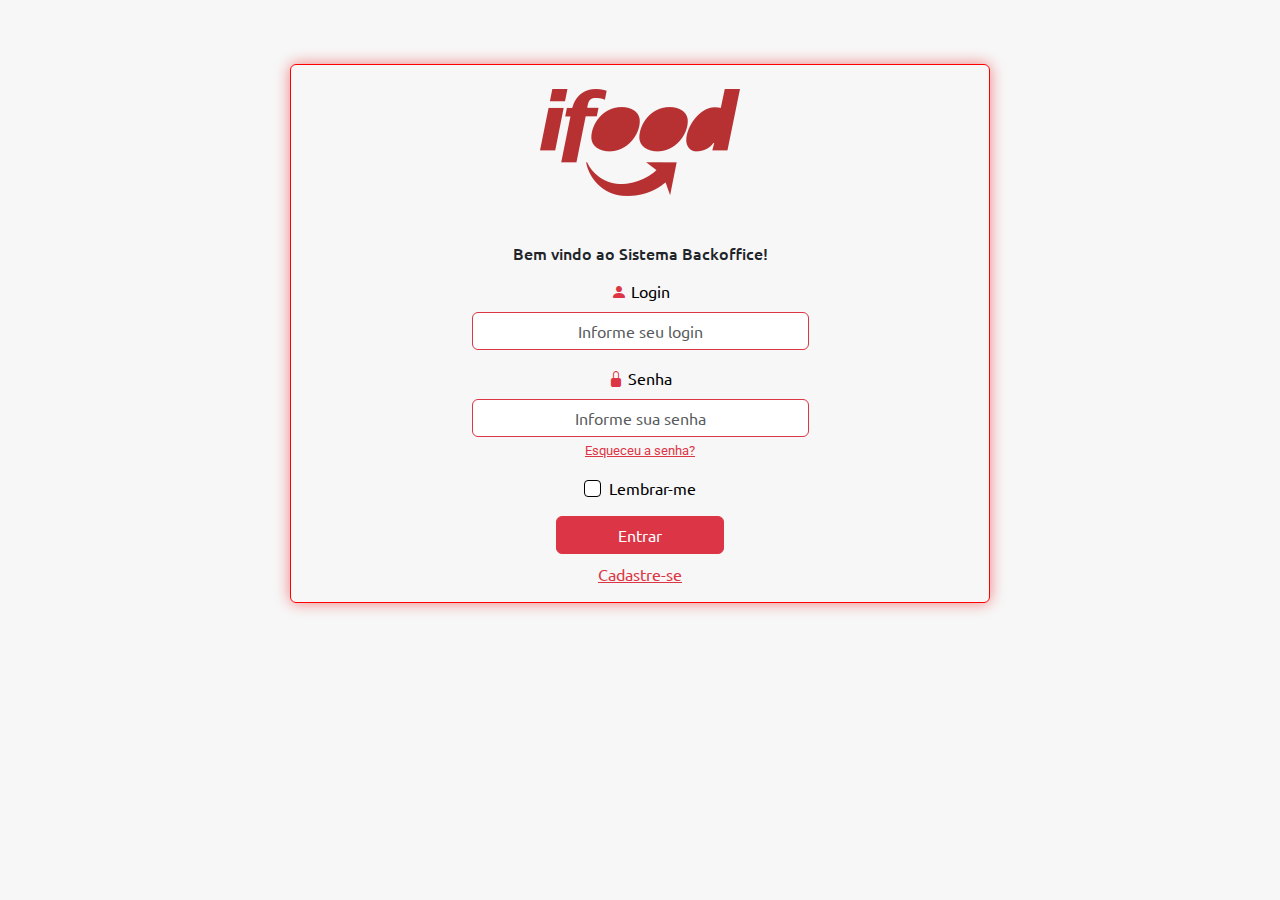
<file: index.html>
<!DOCTYPE html>
<html lang="pt-br">

<head>
    <meta charset="UTF-8">
    <meta name="viewport" content="width=device-width, initial-scale=1.0">

    <!-- Google Fonts -->
    <link rel="preconnect" href="https://fonts.googleapis.com">
    <link rel="preconnect" href="https://fonts.gstatic.com" crossorigin>
    <link
        href="https://fonts.googleapis.com/css2?family=Lato:ital,wght@0,100;0,300;0,400;0,700;0,900;1,100;1,300;1,400;1,700;1,900&family=Ubuntu:ital,wght@0,300;0,400;0,500;0,700;1,300;1,400;1,500;1,700&display=swap"
        rel="stylesheet">

    <link rel="preconnect" href="https://fonts.googleapis.com">
    <link rel="preconnect" href="https://fonts.gstatic.com" crossorigin>
    <link
        href="https://fonts.googleapis.com/css2?family=Roboto:ital,wght@0,100;0,300;0,400;0,500;0,700;0,900;1,100;1,300;1,400;1,500;1,700;1,900&display=swap"
        rel="stylesheet">


    <link rel="shortcut icon" href="./images/imagem-nav/icone-ifood-sorriso-quadrado-vermelho-png.png"
        type="image/x-icon">
    <title>Backoffice-Login</title>
    <link rel="stylesheet" href="https://cdn.jsdelivr.net/npm/bootstrap-icons@1.11.3/font/bootstrap-icons.min.css">
    <link href="https://cdn.jsdelivr.net/npm/bootstrap@5.3.3/dist/css/bootstrap.min.css" rel="stylesheet"
        integrity="sha384-QWTKZyjpPEjISv5WaRU9OFeRpok6YctnYmDr5pNlyT2bRjXh0JMhjY6hW+ALEwIH" crossorigin="anonymous">
    <link rel="stylesheet" href="./css/nav.css">
    <link rel="stylesheet" href="./css/login.css">
    <script type="module" src="./js/login.js"></script>

</head>

<body class="cor-body">

    <div class="container cantainer-login nova-distancia rounded ">
        <div class="d-flex justify-content-center mt-4 ">
            <img src="./images/imagem-login/ifood-logo-14 (1).png" class="img-login" alt="">
        </div>

        <h6 class="mt-5 text-center">Bem vindo ao Sistema Backoffice!</h6>

        <form class="mt-3">
            <div class="mb-3">
                <div class="d-flex justify-content-center">
                    <label for="email" class="form-label text-black"><i class="bi bi-person-fill bi-3x text-danger"></i>
                        Login</label>
                </div>
                <div class="d-flex justify-content-center">
                    <input type="email" class="form-control border-danger w-50 text-center red-shadow" id="email"
                        placeholder="Informe seu login">
                </div>
            </div>
            <div class="mb-3">
                <div class="d-flex justify-content-center">
                    <label for="password" class="form-label text-black"><i class="bi bi-lock-fill text-danger"></i>
                        Senha</label>
                </div>
                <div class="d-flex justify-content-center">
                    <input type="password" class="form-control border-danger w-50 text-center red-shadow" id="password"
                        placeholder="Informe sua senha">
                </div>
                <div class="d-flex justify-content-center mt-1">
                    <a href="#" class="font-custom text-danger">Esqueceu a senha?</a>
                </div>

            </div>
            <div class="mb-3 form-check d-flex justify-content-center">
                <input type="checkbox" class="form-check-input me-2" id="remember-me">
                <label class="form-check-label text-black" for="remember-me">Lembrar-me</label>
            </div>
            <div class="d-flex justify-content-center">
                <button id="btn-entrar" type="submit" class="btn btn-danger w-25 mb-2">Entrar</button>
            </div>
            <div class="d-flex justify-content-center mb-3">
                <a href="#" class="text-danger">Cadastre-se</a>
            </div>
        </form>
    </div>

</body>

</html>
</file>
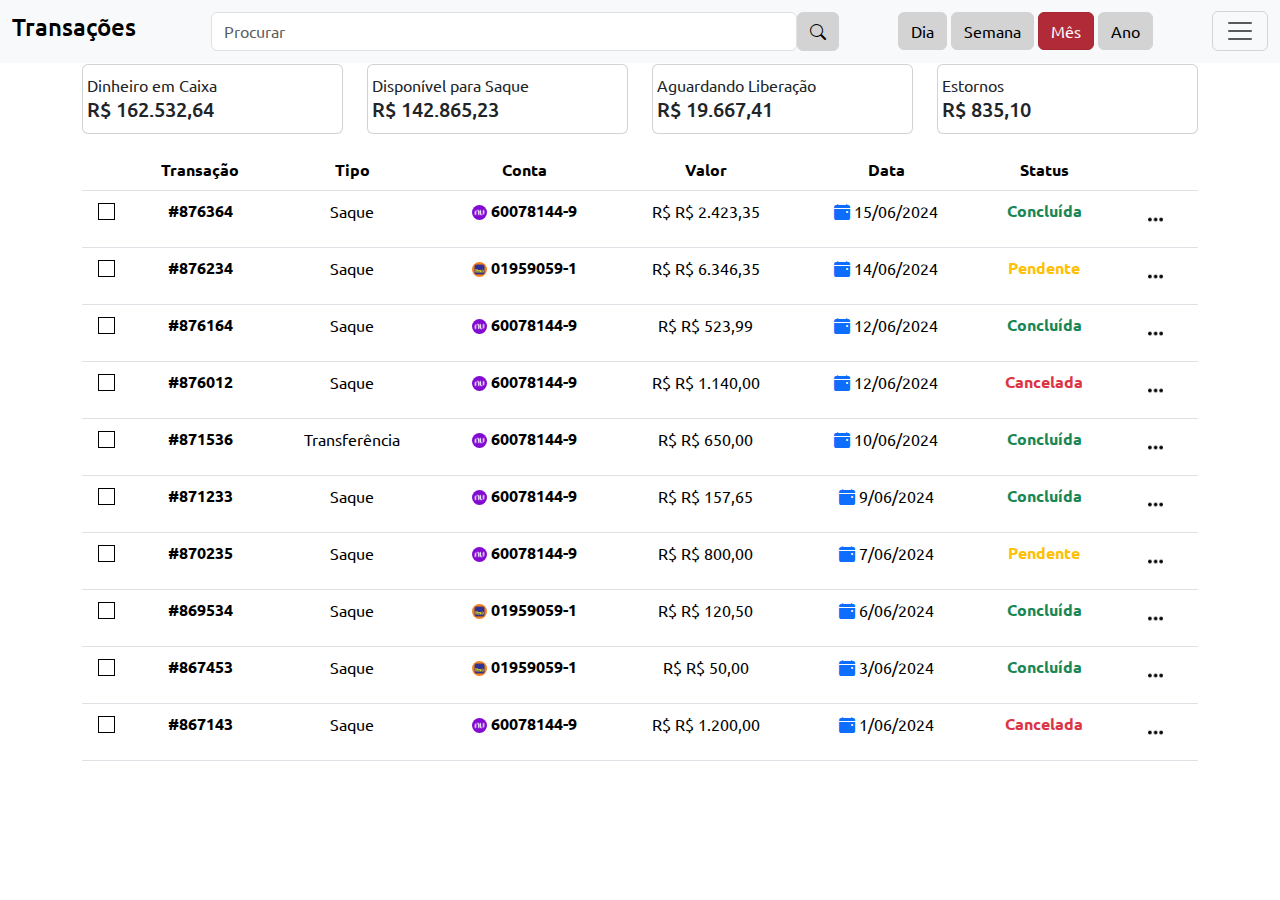
<file: transacoes.html>
<!DOCTYPE html>
<html lang="pt-br">

<head>
  <meta charset="UTF-8">
  <meta name="viewport" content="width=device-width, initial-scale=1.0">
  <title>Ifood-Transações</title>
  <link rel="stylesheet" href="https://cdn.jsdelivr.net/npm/bootstrap-icons@1.11.3/font/bootstrap-icons.min.css">
  <link href="https://cdn.jsdelivr.net/npm/bootstrap@5.3.3/dist/css/bootstrap.min.css" rel="stylesheet"
    integrity="sha384-QWTKZyjpPEjISv5WaRU9OFeRpok6YctnYmDr5pNlyT2bRjXh0JMhjY6hW+ALEwIH" crossorigin="anonymous">
  <link rel="stylesheet" href="./css/nav.css">
  <link rel="stylesheet" href="./css/transacoes.css">

</head>

<body>

  <nav class="navbar bg-body-tertiary fixed-top">
    <div class="container-fluid">

      <!-- Google Fonts -->
      <link rel="preconnect" href="https://fonts.googleapis.com">
      <link rel="preconnect" href="https://fonts.gstatic.com" crossorigin>
      <link
        href="https://fonts.googleapis.com/css2?family=Lato:ital,wght@0,100;0,300;0,400;0,700;0,900;1,100;1,300;1,400;1,700;1,900&family=Ubuntu:ital,wght@0,300;0,400;0,500;0,700;1,300;1,400;1,500;1,700&display=swap"
        rel="stylesheet">

      <a class="navbar-brand " href="#">
        <h4>Transações</h4>
      </a>

      <div class="d-none d-md-flex d-xl-flex w-50 w-md-100 bg-light ">
        <input class="form-control red-shadow" type="search" placeholder="Procurar" aria-label="Search">
        <button class="btn btn-outline-danger btn-custom" type="submit"><i class="bi bi-search"></i></button>
      </div>

      <div class="d-none d-xl-block" role="group" aria-label="Basic radio toggle button group">
        <input type="radio" class="btn-check" name="btnradio" id="btnradio1" autocomplete="off">
        <label class="btn btn-danger btn-custom" for="btnradio1">Dia</label>

        <input type="radio" class="btn-check" name="btnradio" id="btnradio2" autocomplete="off">
        <label class="btn btn-danger btn-custom" for="btnradio2">Semana</label>

        <input type="radio" class="btn-check" name="btnradio" id="btnradio3" autocomplete="off" checked="">
        <label class="btn btn-danger btn-custom" for="btnradio3">Mês</label>

        <input type="radio" class="btn-check" name="btnradio" id="btnradio4" autocomplete="off">
        <label class="btn btn-danger btn-custom" for="btnradio4">Ano</label>
      </div>

      <button class="navbar-toggler" type="button" data-bs-toggle="offcanvas" data-bs-target="#offcanvasNavbar"
        aria-controls="offcanvasNavbar" aria-label="Toggle navigation">
        <span class="navbar-toggler-icon"></span>
      </button>

      <div class="offcanvas offcanvas-end offcanvas-custom" tabindex="-1" id="offcanvasNavbar"
        aria-labelledby="offcanvasNavbarLabel">

        <div class="offcanvas-header">
          <h5 class="offcanvas-title text-center" id="offcanvasNavbarLabel"><img src="./images/ifood-logo-14.png"
              class="imagem-navbar" alt=""></h5>
          <button type="button" class="btn-close" data-bs-dismiss="offcanvas" aria-label="Close"></button>
        </div>

        <div class="offcanvas-body">



          <ul class="navbar-nav justify-content-end flex-grow-1 pe-3">

            <div class="d-flex mb-4">
              <img class="foto-perfil me-2" src="./images/bistro-ouvidor.jpg" alt="">
              <li class="navbar-item">
                <a class="nav-link  negrito " aria-current="page" href="#">
                  Bistrô do Hambúrguer</a>
                <p class="fonte-pequena mt-0">Conta Premium</p>
              </li>
            </div>

            <div class="d-flex d-md-none d-xl-none w-200 bg-light m-2 mb-4 mx-auto">
              <input class="form-control" type="search" placeholder="Procurar" aria-label="Search">
              <button class="btn btn-outline-danger" type="submit"><i class="bi bi-search"></i></button>
            </div>

            <li class="nav-item">
              <a class="nav-link opcoes-navbar " aria-current="page" href="./dashboard.html"><i
                  class="bi bi-grid-fill"></i>
                Dashboard</a>
            </li>
            <li class="nav-item">
              <a class="nav-link opcoes-navbar" href="#"><i class="bi bi-file-earmark-bar-graph-fill"></i>
                Relatórios</a>
            </li>
            <li class="nav-item">
              <a class="nav-link opcoes-navbar" href="#"><i class="bi bi-bag-plus-fill"></i> Pedidos</a>
            </li>
            <li class="nav-item">
              <a class="nav-link opcoes-navbar custom-active" href="#"><i class="bi bi-file-text-fill"></i>
                Transações</a>
            </li>
            <li class="nav-item">
              <a class="nav-link opcoes-navbar" href="#"><i class="bi bi-box-seam-fill"></i> Produtos</a>
            </li>
            <li class="nav-item">
              <a class="nav-link opcoes-navbar" href="#"><i class="bi bi-credit-card-2-back-fill"></i> Pagamentos</a>
            </li>
            <li class="nav-item">
              <a class="nav-link opcoes-navbar" href="#"><i class="bi bi-bell-fill"></i> Notificações</a>
            </li>
            <li class="nav-item">
              <a class="nav-link opcoes-navbar" href="#"><i class="bi bi-gear-fill"></i> Configurações</a>
            </li>
          </ul>
        </div>
      </div>
    </div>
  </nav>

  <main>
    <div class="container">
      <div class="row mt-5 justify-content-center aling-items-center">
        <div class="col-md-12 col-lg-6 col-xl-3 my-3">
          <div class="card">
            <div class="card-body p-1">
              <p class="mb-0 my-1 ">Dinheiro em Caixa</p>
              <h5>R$ 162.532,64</h5>
            </div>
          </div>
        </div>
        <div class="col-md-12 col-lg-6 col-xl-3 my-3">
          <div class="card">
            <div class="card-body p-1">
              <p class="mb-0 my-1">Disponível para Saque</p>
              <h5>R$ 142.865,23</h5>
            </div>
          </div>
        </div>
        <div class="col-md-12 col-lg-6 col-xl-3 my-3">
          <div class="card">
            <div class="card-body p-1">
              <p class="mb-0 my-1">Aguardando Liberação</p>
              <h5>R$ 19.667,41</h5>
            </div>
          </div>
        </div>
        <div class="col-md-12 col-lg-6 col-xl-3 my-3">
          <div class="card">
            <div class="card-body p-1">
              <p class="mb-0 my-1">Estornos</p>
              <h5>R$ 835,10</h5>
            </div>
          </div>
        </div>
      </div>
    </div>
    <div class="container container-fluid scroll">

      <table class="table table-hover table-custom text-center">
        <thead class="negrito">
          <tr>
            <th></th>
            <th>Transação</th>
            <th>Tipo</th>
            <th>Conta</th>
            <th>Valor</th>
            <th>Data</th>
            <th>Status</th>
            <th></th>
          </tr>
        </thead>
        <tbody id="table-body">

        </tbody>
      </table>


      <script>

        const transacoes = [
          {
            transacao: '#876364',
            tipo: 'Saque',
            conta: '<img src="./images/nubank-95.png" class="banco-icon" alt=""> 60078144-9',
            valor: 'R$ 2.423,35',
            data: '15/06/2024',
            status: 'Concluída'
          },
          {
            transacao: '#876234',
            tipo: 'Saque',
            conta: '<img src="./images/Itau-logo-0BE09A6D22-seeklogo.com.png" class="banco-icon" alt=""> 01959059-1',
            valor: 'R$ 6.346,35',
            data: '14/06/2024',
            status: 'Pendente'
          },
          {
            transacao: '#876164',
            tipo: 'Saque',
            conta: '<img src="./images/nubank-95.png" class="banco-icon" alt=""> 60078144-9',
            valor: 'R$ 523,99',
            data: '12/06/2024',
            status: 'Concluída'
          },
          {
            transacao: '#876012',
            tipo: 'Saque',
            conta: '<img src="./images/nubank-95.png" class="banco-icon" alt=""> 60078144-9',
            valor: 'R$ 1.140,00',
            data: '12/06/2024',
            status: 'Cancelada'
          },
          {
            transacao: '#871536',
            tipo: 'Transferência',
            conta: '<img src="./images/nubank-95.png" class="banco-icon" alt=""> 60078144-9',
            valor: 'R$ 650,00',
            data: '10/06/2024',
            status: 'Concluída'
          },
          {
            transacao: '#871233',
            tipo: 'Saque',
            conta: '<img src="./images/nubank-95.png" class="banco-icon" alt=""> 60078144-9',
            valor: 'R$ 157,65',
            data: '9/06/2024',
            status: 'Concluída'
          },
          {
            transacao: '#870235',
            tipo: 'Saque',
            conta: '<img src="./images/nubank-95.png" class="banco-icon" alt=""> 60078144-9',
            valor: 'R$ 800,00',
            data: '7/06/2024',
            status: 'Pendente'
          },
          {
            transacao: '#869534',
            tipo: 'Saque',
            conta: '<img src="./images/Itau-logo-0BE09A6D22-seeklogo.com.png" class="banco-icon" alt=""> 01959059-1',
            valor: 'R$ 120,50',
            data: '6/06/2024',
            status: 'Concluída'
          },
          {
            transacao: '#867453',
            tipo: 'Saque',
            conta: '<img src="./images/Itau-logo-0BE09A6D22-seeklogo.com.png" class="banco-icon" alt=""> 01959059-1',
            valor: 'R$ 50,00',
            data: '3/06/2024',
            status: 'Concluída'
          },
          {
            transacao: '#867143',
            tipo: 'Saque',
            conta: '<img src="./images/nubank-95.png" class="banco-icon" alt=""> 60078144-9',
            valor: 'R$ 1.200,00',
            data: '1/06/2024',
            status: 'Cancelada'
          }
        ];

        function preencherTabela() {
          const tablebody = document.getElementById("table-body")
          transacoes.forEach(item => {
            let row = `

            <tr>
              <td><input class="form-check-input rounded-0 " type="checkbox" value="" id="flexCheckDefault"></td>
              <td class="escuro">${item.transacao}</td>
              <td>${item.tipo}</td>
              <td class="escuro">${item.conta}</td>
              <td>R$ ${item.valor}</td>
              <td><i class="bi bi-calendar-event-fill text-primary"></i> ${item.data}</td>
              <td>
                <p class="escuro text-${getStatusClass(item.status)}">${item.status}</p>
              </td>
              <td><button class="btn btn-secondary btn-3pontos negrito " type="button"><img class="img-3pontos"
                    src="./images/tres-pontos.png" alt="3 pontos"></button></td>
            </tr>
            
            `
            tablebody.innerHTML += row
          })
        }
        preencherTabela()
        function getStatusClass(status) {
          switch (status) {
            case 'Concluída': return 'success';
            case 'Pendente': return 'warning';
            case 'Cancelada': return 'danger';
            default: return '';
          }
        }
      </script>


    </div>
  </main>


  <script src="https://cdn.jsdelivr.net/npm/bootstrap@5.3.3/dist/js/bootstrap.bundle.min.js"
    integrity="sha384-YvpcrYf0tY3lHB60NNkmXc5s9fDVZLESaAA55NDzOxhy9GkcIdslK1eN7N6jIeHz"
    crossorigin="anonymous"></script>
</body>

</html>
</file>
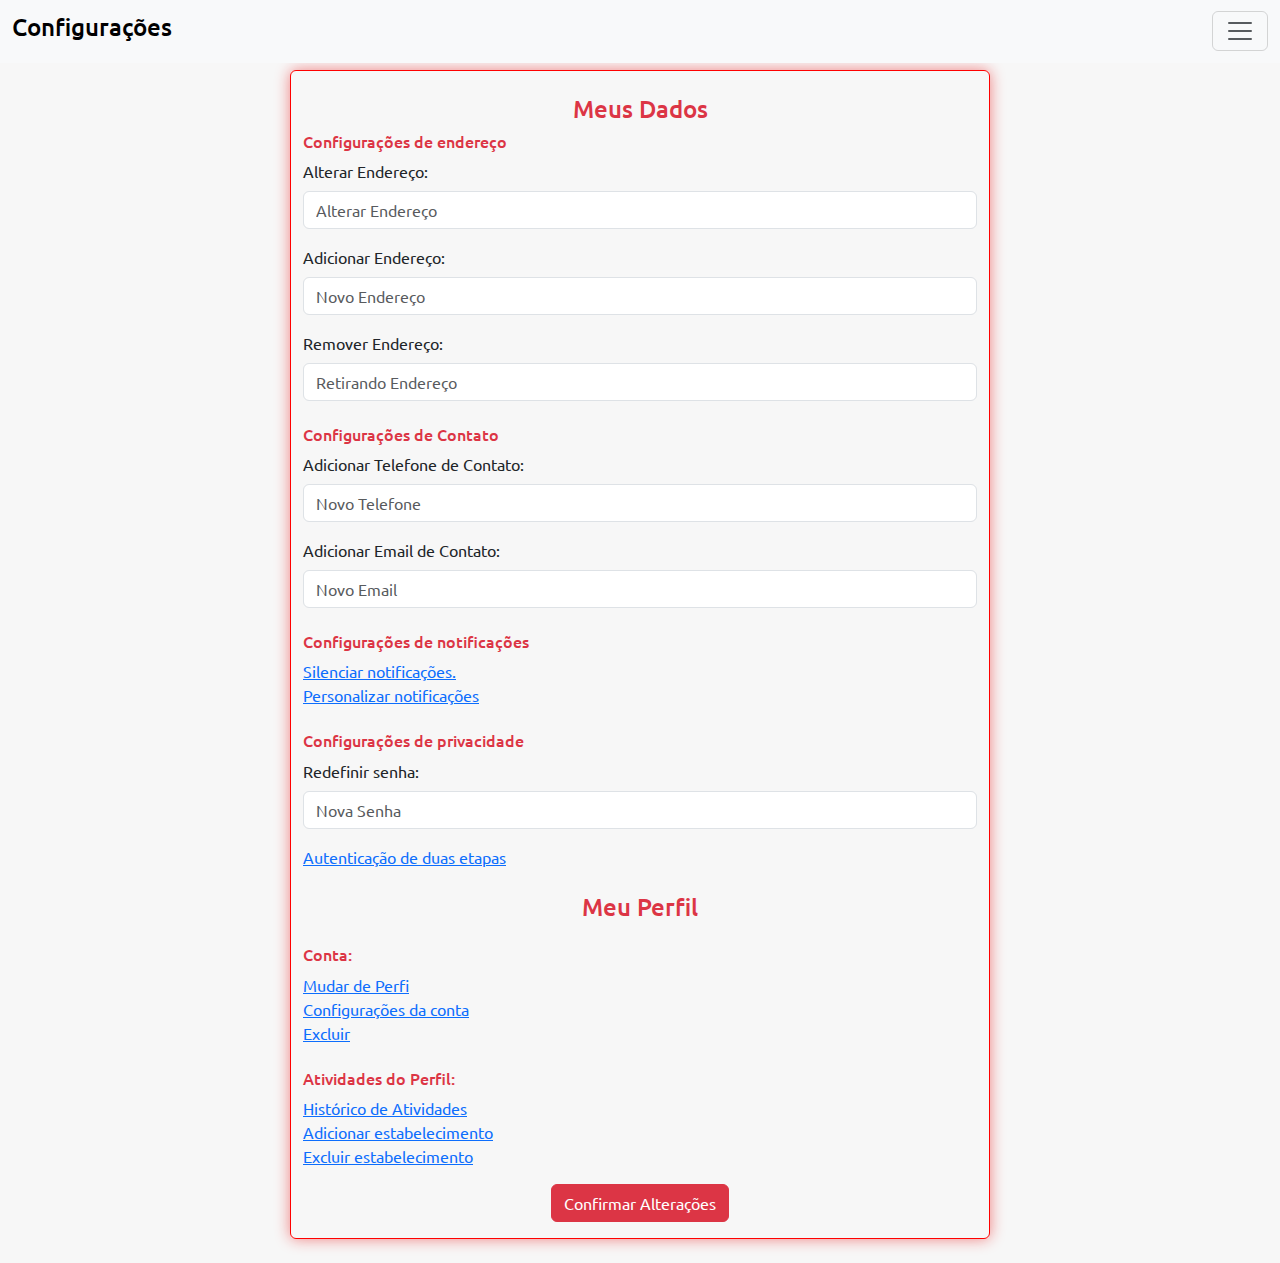
<file: html/configuracoes.html>
<!DOCTYPE html>
<html lang="pt-br">

<head>
    <meta charset="UTF-8">
    <meta name="viewport" content="width=device-width, initial-scale=1.0">

    <!-- Google Fonts -->
    <link rel="preconnect" href="https://fonts.googleapis.com">
    <link rel="preconnect" href="https://fonts.gstatic.com" crossorigin>
    <link
        href="https://fonts.googleapis.com/css2?family=Lato:ital,wght@0,100;0,300;0,400;0,700;0,900;1,100;1,300;1,400;1,700;1,900&family=Ubuntu:ital,wght@0,300;0,400;0,500;0,700;1,300;1,400;1,500;1,700&display=swap"
        rel="stylesheet">
    <link rel="shortcut icon" href="../images/imagem-nav/icone-ifood-sorriso-quadrado-vermelho-png.png"
        type="image/x-icon">
    <title>Backoffice-Configurações</title>
    <link rel="stylesheet" href="https://cdn.jsdelivr.net/npm/bootstrap-icons@1.11.3/font/bootstrap-icons.min.css">
    <link href="https://cdn.jsdelivr.net/npm/bootstrap@5.3.3/dist/css/bootstrap.min.css" rel="stylesheet"
        integrity="sha384-QWTKZyjpPEjISv5WaRU9OFeRpok6YctnYmDr5pNlyT2bRjXh0JMhjY6hW+ALEwIH" crossorigin="anonymous">
    <link rel="stylesheet" href="../css/nav.css">
    <link rel="stylesheet" href="../css/configuracoes.css">
    <script type="module" src="../js/notificacoes.js"></script>
</head>

<body class="cor-body">

    <nav class="navbar bg-body-tertiary fixed-top">
        <div class="container-fluid">

            <a class="navbar-brand " href="#">
                <h4>Configurações</h4>
            </a>

            <button class="navbar-toggler" type="button" data-bs-toggle="offcanvas" data-bs-target="#offcanvasNavbar"
                aria-controls="offcanvasNavbar" aria-label="Toggle navigation">
                <span class="navbar-toggler-icon"></span>
            </button>

            <div class="offcanvas offcanvas-end offcanvas-custom" tabindex="-1" id="offcanvasNavbar"
                aria-labelledby="offcanvasNavbarLabel">

                <div class="offcanvas-header">
                    <h5 class="offcanvas-title text-center" id="offcanvasNavbarLabel"><img
                            src="../images/imagem-nav/ifood-logo-14.png" class="imagem-navbar" alt=""></h5>
                    <button type="button" class="btn-close" data-bs-dismiss="offcanvas" aria-label="Close"></button>
                </div>

                <div class="offcanvas-body">
                    <div class="d-flex flex-column h-100">
                        <ul class="navbar-nav flex-grow-1 pe-3 list-unstyled">
                            <div class="d-flex mb-4">
                                <img class="foto-perfil me-2" src="../images/imagem-nav/bistro-ouvidor.jpg" alt="">
                                <li class="navbar-item">
                                    <a class="nav-link negrito" aria-current="page" href="#">Bistrô do Hambúrguer</a>
                                    <p class="fonte-pequena">Conta Premium</p>
                                </li>
                            </div>

                            <div class="d-flex d-md-none d-xl-none w-200 bg-light m-2 mb-4 mx-auto">
                                <input class="form-control" type="search" placeholder="Procurar" aria-label="Search">
                                <button class="btn btn-outline-danger" type="submit"><i
                                        class="bi bi-search"></i></button>
                            </div>

                            <li class="nav-item">
                                <a class="nav-link opcoes-navbar" aria-current="page" href="./dashboard.html"><i
                                        class="bi bi-grid-fill"></i> Dashboard</a>
                            </li>
                            <li class="nav-item">
                                <a class="nav-link opcoes-navbar" href="./relatorios.html"><i
                                        class="bi bi-file-earmark-bar-graph-fill"></i> Relatórios</a>
                            </li>
                            <li class="nav-item">
                                <a class="nav-link opcoes-navbar" href="./pedidos.html"><i
                                        class="bi bi-bag-plus-fill"></i> Pedidos</a>
                            </li>
                            <li class="nav-item">
                                <a class="nav-link opcoes-navbar" href="./pagamentos.html"><i
                                        class="bi bi-credit-card-2-back-fill"></i>
                                    Pagamentos</a>
                            </li>
                            <li class="nav-item">
                                <a class="nav-link opcoes-navbar" href="./produtos.html"><i
                                        class="bi bi-box-seam-fill"></i>
                                    Produtos</a>
                            </li>
                            <li class="nav-item">
                                <a class="nav-link opcoes-navbar" href="./entregas.html"><i
                                        class="bi bi-cart-check-fill"></i>
                                    Entregas</a>
                            </li>
                            <li class="nav-item">
                                <a class="nav-link opcoes-navbar" href="./notificacoes.html"><i
                                        class="bi bi-bell-fill"></i>
                                    Notificações</a>
                            </li>
                            <li class="nav-item">
                                <a class="nav-link opcoes-navbar custom-active" href="#"><i class="bi bi-gear-fill"></i>
                                    Configurações</a>
                            </li>
                        </ul>

                        <div class="mt-auto">
                            <ul class="list-unstyled">
                                <li class="nav-item">
                                    <a class="nav-link opcoes-navbar" href="../index.html"><i
                                            class="bi bi-box-arrow-in-left"></i>
                                        Sair</a>
                                </li>
                            </ul>
                        </div>
                    </div>
                </div>
            </div>
        </div>
    </nav>

    <main class="distancia-custom">
        <div class="container container-custom rounded mb-4">
            
            
            <div class="modal-dialog modal-dialog-centered">
                <div class="modal-content">
        
        
                  <div class="modal-body">
                    <form>
                        <h4 class="text-center mt-4 text-danger">Meus Dados </h4>

                      <h6 class="text-danger">Configurações de endereço</h6>
                      <div class="mb-3 ">
                        <label for="produtoEditar" class="form-label">Alterar Endereço:</label>
                        <input type="text" class="form-control" id="produtoEditar" placeholder="Alterar Endereço"
                          required>
                      </div>
        
                      <div class="mb-3">
                        <label for="entregadorEditar" class="form-label">Adicionar Endereço:</label>
                        <input type="text" class="form-control" id="entregadorEditar" placeholder="Novo Endereço"
                          required>
                      </div>
        
                      <div class="mb-3">
                        <label for="enderecoEditar" class="form-label">Remover Endereço:</label>
                        <input type="text" class="form-control" id="enderecoEditar" placeholder="Retirando Endereço"
                          required>
                      </div>
                      

                      <h6 class="text-danger mt-4">Configurações de Contato</h6>
                      <div class="mb-3">
                        <label for="produtoEditarDetalhe" class="form-label"> Adicionar Telefone de Contato:</label>
                        <input type="text" class="form-control" id="produtoEditarDetalhe"
                          placeholder="Novo Telefone" required>
                      </div>
        
                      <div class="mb-3">
                        <label for="entregadorEditarDetalhe" class="form-label"> Adicionar Email de Contato:</label>
                        <input type="text" class="form-control" id="entregadorEditarDetalhe"
                          placeholder="Novo Email" required>
                      </div>

                      <h6 class="text-danger mt-4"> Configurações de notificações</h6>
                      <div class="mb-3 d-flex flex-column">
                        <a href="#">Silenciar notificações.</a>
                        <a href="#">Personalizar notificações</a>
                      </div>

                      <h6 class="text-danger mt-4">Configurações de privacidade</h6>
                      <div class="mb-3">
                        <label for="produtoEditarDetalhe" class="form-label">  Redefinir senha:</label>
                        <input type="text" class="form-control" id="produtoEditarDetalhe"
                          placeholder="Nova Senha" required>
                      </div>
        
                      <div class="mb-3">
                       <a href="#"> Autenticação de duas etapas</a>
                      </div>

                      <h4 class="text-center mt-4 text-danger">Meu Perfil</h4>
                      
                      <h6 class="text-danger mt-4"> Conta:</h6>
                      <div class="mb-1 d-flex flex-column">
                        <a href="#"> Mudar de Perfi</a>
                        <a href="#">Configurações da conta</a>
                        <a href="#">Excluir</a>
                      </div>

                      <h6 class="text-danger mt-4"> Atividades do Perfil:</h6>
                      <div class="mb-1 d-flex flex-column">
                        <a href="#">Histórico de Atividades</a>
                        <a href="#">Adicionar estabelecimento</a>
                        <a href="#"> Excluir estabelecimento</a>
                      </div>
                    </form>

                    <div class="modal-footer d-flex justify-content-center my-3">
                        <button type="button" class="btn btn-danger btn-vermelho">Confirmar Alterações</button>
                      </div>
                  </div>
        
        
                 
                </div>
              </div>
        </div>
    </main>


    <script src="https://cdn.jsdelivr.net/npm/bootstrap@5.3.3/dist/js/bootstrap.bundle.min.js"
        integrity="sha384-YvpcrYf0tY3lHB60NNkmXc5s9fDVZLESaAA55NDzOxhy9GkcIdslK1eN7N6jIeHz"
        crossorigin="anonymous"></script>
</body>

</html>
</file>
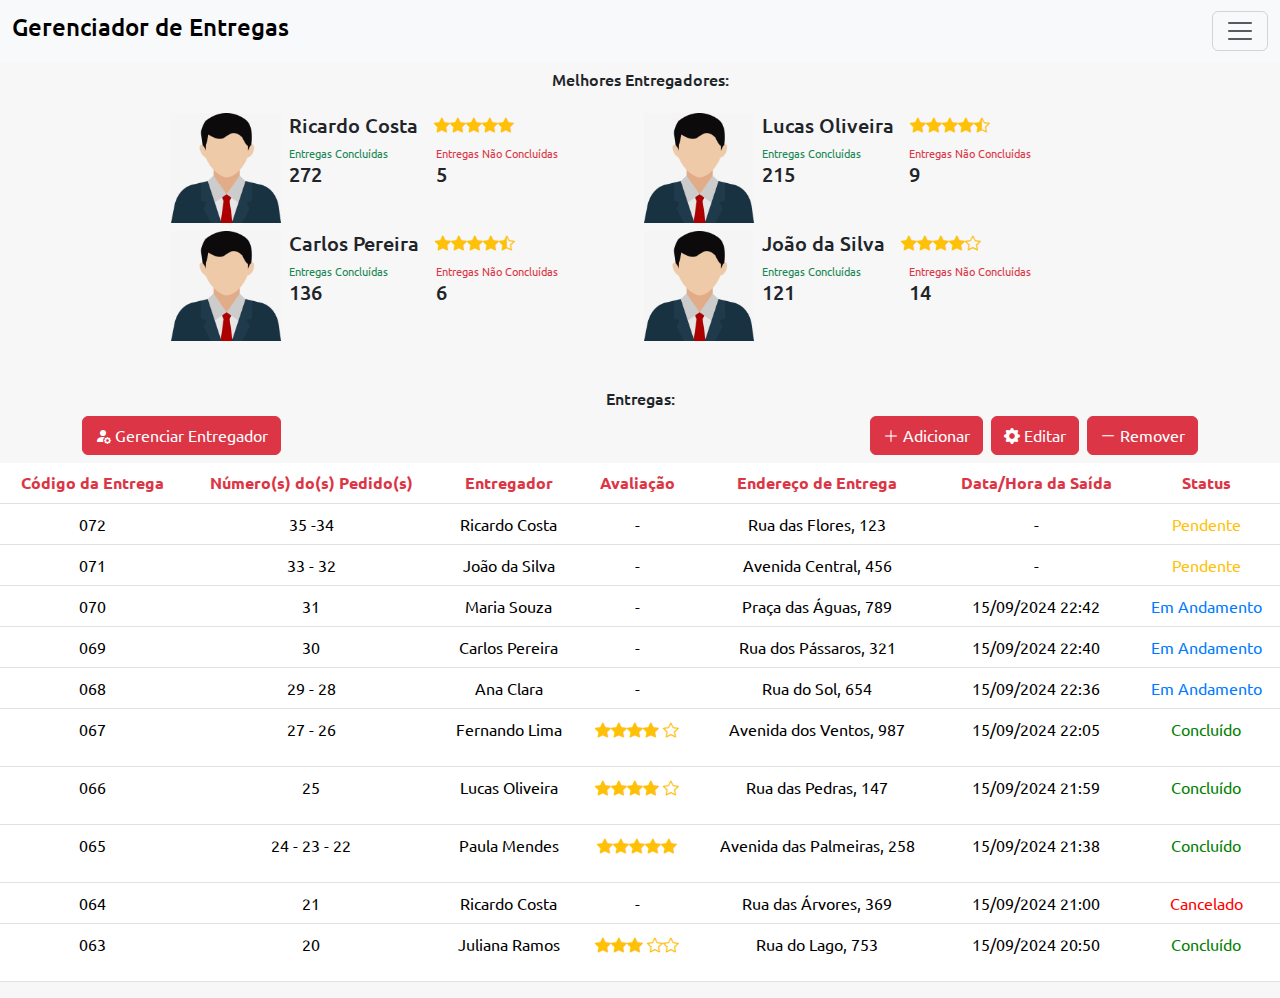
<file: html/entregas.html>
<!DOCTYPE html>
<html lang="pt-br">

<head>
  <meta charset="UTF-8">
  <meta name="viewport" content="width=device-width, initial-scale=1.0">

  <!-- Google Fonts -->
  <link rel="preconnect" href="https://fonts.googleapis.com">
  <link rel="preconnect" href="https://fonts.gstatic.com" crossorigin>
  <link
    href="https://fonts.googleapis.com/css2?family=Lato:ital,wght@0,100;0,300;0,400;0,700;0,900;1,100;1,300;1,400;1,700;1,900&family=Ubuntu:ital,wght@0,300;0,400;0,500;0,700;1,300;1,400;1,500;1,700&display=swap"
    rel="stylesheet">
  <link rel="shortcut icon" href="../images/imagem-nav/icone-ifood-sorriso-quadrado-vermelho-png.png"
    type="image/x-icon">
  <title>Backoffice-Entregas</title>
  <link rel="stylesheet" href="https://cdn.jsdelivr.net/npm/bootstrap-icons@1.11.3/font/bootstrap-icons.min.css">
  <link href="https://cdn.jsdelivr.net/npm/bootstrap@5.3.3/dist/css/bootstrap.min.css" rel="stylesheet"
    integrity="sha384-QWTKZyjpPEjISv5WaRU9OFeRpok6YctnYmDr5pNlyT2bRjXh0JMhjY6hW+ALEwIH" crossorigin="anonymous">
  <link rel="stylesheet" href="../css/nav.css">
  <link rel="stylesheet" href="../css/entregas.css">
</head>

<body class="cor-body">

  <nav class="navbar bg-body-tertiary fixed-top">
    <div class="container-fluid">

      <a class="navbar-brand " href="#">
        <h4>Gerenciador de Entregas</h4>
      </a>

      <button class="navbar-toggler" type="button" data-bs-toggle="offcanvas" data-bs-target="#offcanvasNavbar"
        aria-controls="offcanvasNavbar" aria-label="Toggle navigation">
        <span class="navbar-toggler-icon"></span>
      </button>

      <div class="offcanvas offcanvas-end offcanvas-custom" tabindex="-1" id="offcanvasNavbar"
        aria-labelledby="offcanvasNavbarLabel">

        <div class="offcanvas-header">
          <h5 class="offcanvas-title text-center" id="offcanvasNavbarLabel"><img
              src="../images/imagem-nav/ifood-logo-14.png" class="imagem-navbar" alt=""></h5>
          <button type="button" class="btn-close" data-bs-dismiss="offcanvas" aria-label="Close"></button>
        </div>

        <div class="offcanvas-body">
          <div class="d-flex flex-column h-100">
            <ul class="navbar-nav flex-grow-1 pe-3 list-unstyled">
              <div class="d-flex mb-4">
                <img class="foto-perfil me-2" src="../images/imagem-nav/bistro-ouvidor.jpg" alt="">
                <li class="navbar-item">
                  <a class="nav-link negrito" aria-current="page" href="#">Bistrô do Hambúrguer</a>
                  <p class="fonte-pequena">Conta Premium</p>
                </li>
              </div>

              <div class="d-flex d-md-none d-xl-none w-200 bg-light m-2 mb-4 mx-auto">
                <input class="form-control" type="search" placeholder="Procurar" aria-label="Search">
                <button class="btn btn-outline-danger" type="submit"><i class="bi bi-search"></i></button>
              </div>

              <li class="nav-item">
                <a class="nav-link opcoes-navbar" aria-current="page" href="./dashboard.html"><i
                    class="bi bi-grid-fill"></i> Dashboard</a>
              </li>
              <li class="nav-item">
                <a class="nav-link opcoes-navbar" href="./relatorios.html"><i
                    class="bi bi-file-earmark-bar-graph-fill"></i> Relatórios</a>
              </li>
              <li class="nav-item">
                <a class="nav-link opcoes-navbar" href="./pedidos.html"><i class="bi bi-bag-plus-fill"></i> Pedidos</a>
              </li>
              <li class="nav-item">
                <a class="nav-link opcoes-navbar" href="./pagamentos.html"><i class="bi bi-credit-card-2-back-fill"></i>
                  Pagamentos</a>
              </li>
              <li class="nav-item">
                <a class="nav-link opcoes-navbar" href="./produtos.html"><i class="bi bi-box-seam-fill"></i>
                  Produtos</a>
              </li>
              <li class="nav-item">
                <a class="nav-link opcoes-navbar custom-active" href="#"><i class="bi bi-cart-check-fill"></i>
                  Entregas</a>
              </li>
              <li class="nav-item">
                <a class="nav-link opcoes-navbar" href="./notificacoes.html"><i class="bi bi-bell-fill"></i>
                  Notificações</a>
              </li>
              <li class="nav-item">
                <a class="nav-link opcoes-navbar" href="./configuracoes.html"><i class="bi bi-gear-fill"></i>
                  Configurações</a>
              </li>
            </ul>

            <div class="mt-auto">
              <ul class="list-unstyled">
                <li class="nav-item">
                  <a class="nav-link opcoes-navbar" href="../index.html"><i class="bi bi-box-arrow-in-left"></i>
                    Sair</a>
                </li>
              </ul>
            </div>
          </div>
        </div>
      </div>
    </div>
  </nav>

  <main class="distancia-custom">
    <div class="container d-flex justify-content-center">
      <h6>Melhores Entregadores:</h6>
    </div>
    <div id="produtos-cards" class="container d-flex flex-wrap justify-content-center mt-3 gap-2">
      <!-- código gerado pelo js -->
    </div>

    <h6 class="text-center mt-5">Entregas:</h6>

    <div class="container ">
      <div class="d-flex justify-content-between mx-auto mt-2">
        <button type="button" class="btn btn-danger btn-vermelho d-none d-lg-block d-xl-block" data-bs-toggle="modal"
          data-bs-target="#modalGerenciarEntregador">
          <i class="bi bi-person-fill-gear"></i> Gerenciar Entregador
        </button>
        <button type="button" class="btn btn-danger btn-vermelho d-block d-lg-none d-xl-none" data-bs-toggle="modal"
          data-bs-target="#modalGerenciarEntregador">
          <i class="bi bi-person-fill-gear"></i>
        </button>

        <div class="d-flex gap-2">
          <button type="button" class="btn btn-danger btn-vermelho d-none d-lg-block d-xl-block" data-bs-toggle="modal"
            data-bs-target="#modalAdicionar">
            <i class="bi bi-plus-lg"></i> Adicionar
          </button>
          <button type="button" class="btn btn-danger btn-vermelho d-none d-lg-block d-xl-block" data-bs-toggle="modal"
            data-bs-target="#modalEditarPedido">
            <i class="bi bi-gear-fill"></i> Editar
          </button>
          <button type="button" class="btn btn-danger btn-vermelho d-none d-lg-block d-xl-block" data-bs-toggle="modal"
            data-bs-target="#modalRemover">
            <i class="bi bi-dash-lg"></i> Remover
          </button>

          <button type="button" class="btn btn-danger btn-vermelho d-block d-lg-none d-xl-none" data-bs-toggle="modal"
            data-bs-target="#modalAdicionar">
            <i class="bi bi-plus-lg"></i>
          </button>
          <button type="button" class="btn btn-danger btn-vermelho d-block d-lg-none d-xl-none" data-bs-toggle="modal"
            data-bs-target="#modalEditarPedido">
            <i class="bi bi-gear-fill"></i>
          </button>
          <button type="button" class="btn btn-danger btn-vermelho d-block d-lg-none d-xl-none" data-bs-toggle="modal"
            data-bs-target="#modalRemover">
            <i class="bi bi-dash-lg"></i>
          </button>
        </div>
      </div>
    </div>

    <!-- Modal Adicionar -->
    <div class="modal fade" id="modalAdicionar" tabindex="-1" aria-labelledby="modalAdicionarLabel" aria-hidden="true">
      <div class="modal-dialog">
        <div class="modal-content">
          <div class="modal-header">
            <h5 class="modal-title" id="modalAdicionarLabel">Adicionar Entrega</h5>
            <button type="button" class="btn-close" data-bs-dismiss="modal" aria-label="Close"></button>
          </div>
          <div class="modal-body">
            <form id="formAdicionar">
              <div class="mb-3">
                <label for="produto" class="form-label">Produto</label>
                <input type="text" class="form-control" id="produto" required>
              </div>
              <div class="mb-3">
                <label for="entregador" class="form-label">Entregador</label>
                <input type="text" class="form-control" id="entregador" required>
              </div>
              <div class="mb-3">
                <label for="endereco" class="form-label">Endereço de Entrega</label>
                <input type="text" class="form-control" id="endereco" required>
              </div>
            </form>
          </div>
          <div class="modal-footer d-flex justify-content-center">
            <button type="button" class="btn btn-danger btn-vermelho" id="btnAdicionar">Adicionar</button>
          </div>
        </div>
      </div>
    </div>

    <!-- Modal Remover -->
    <div class="modal fade" id="modalRemover" tabindex="-1" aria-labelledby="modalRemoverLabel" aria-hidden="true">
      <div class="modal-dialog">
        <div class="modal-content">
          <div class="modal-header">
            <h5 class="modal-title" id="modalRemoverLabel">Remover Entrega</h5>
            <button type="button" class="btn-close" data-bs-dismiss="modal" aria-label="Close"></button>
          </div>
          <div class="modal-body">
            <form id="formRemover">
              <div class="mb-3">
                <label for="produtoRemover" class="form-label">Produto</label>
                <input type="text" class="form-control" id="produtoRemover" required>
              </div>
              <div class="mb-3">
                <label for="entregadorRemover" class="form-label">Entregador</label>
                <input type="text" class="form-control" id="entregadorRemover" required>
              </div>
              <div class="mb-3">
                <label for="enderecoRemover" class="form-label">Endereço de Entrega</label>
                <input type="text" class="form-control" id="enderecoRemover" required>
              </div>
            </form>
          </div>
          <div class="modal-footer d-flex justify-content-center">
            <button type="button" class="btn btn-danger btn-vermelho" id="btnRemover">Remover</button>
          </div>
        </div>
      </div>
    </div>

    <!-- Modal Editar Entrega -->
    <div class="modal fade" id="modalEditarPedido" tabindex="-1" aria-labelledby="modalEditarPedidoLabel"
      aria-hidden="true">
      <div class="modal-dialog modal-dialog-centered">
        <div class="modal-content">

          <div class="modal-header">
            <h5 class="modal-title" id="modalEditarPedidoLabel">Editar Entrega</h5>
            <button type="button" class="btn-close" data-bs-dismiss="modal" aria-label="Close"></button>
          </div>


          <div class="modal-body">
            <form>

              <h6 class="text-danger">Informações do Pedido</h6>
              <div class="mb-3">
                <label for="produtoEditar" class="form-label">Número(s) do(s) Produto(s)</label>
                <input type="text" class="form-control" id="produtoEditar" placeholder="Insira o nome do produto"
                  required>
              </div>

              <div class="mb-3">
                <label for="entregadorEditar" class="form-label">Entregador</label>
                <input type="text" class="form-control" id="entregadorEditar" placeholder="Insira o nome do entregador"
                  required>
              </div>

              <div class="mb-3">
                <label for="enderecoEditar" class="form-label">Endereço</label>
                <input type="text" class="form-control" id="enderecoEditar" placeholder="Insira o endereço de entrega"
                  required>
              </div>


              <h6 class="text-danger mt-4">Edição Detalhada</h6>
              <div class="mb-3">
                <label for="produtoEditarDetalhe" class="form-label">Editando Número(s) do(s) Produto(s)</label>
                <input type="text" class="form-control" id="produtoEditarDetalhe"
                  placeholder="Insira o nome do novo produto" required>
              </div>

              <div class="mb-3">
                <label for="entregadorEditarDetalhe" class="form-label">Editando Entregador</label>
                <input type="text" class="form-control" id="entregadorEditarDetalhe"
                  placeholder="Insira o novo entregador" required>
              </div>

              <div class="mb-3">
                <label for="enderecoEditarDetalhe" class="form-label">Editando Endereço</label>
                <input type="text" class="form-control" id="enderecoEditarDetalhe"
                  placeholder="Insira o novo endereço de entrega" required>
              </div>
            </form>
          </div>


          <div class="modal-footer">
            <button type="button" class="btn btn-secondary" data-bs-dismiss="modal">Fechar</button>
            <button type="button" class="btn btn-danger btn-vermelho">Confirmar Alterações</button>
          </div>
        </div>
      </div>
    </div>


    <!-- Modal Gerenciar Entregador -->
    <div class="modal fade" id="modalGerenciarEntregador" tabindex="-1" aria-labelledby="gerenciarEntregadorLabel"
      aria-hidden="true">
      <div class="modal-dialog">
        <div class="modal-content">
          <div class="modal-header">
            <h5 class="modal-title" id="gerenciarEntregadorLabel">Gerenciar Entregador</h5>
            <button type="button" class="btn-close" data-bs-dismiss="modal" aria-label="Close"></button>
          </div>
          <div class="modal-body">
            <ul class="nav nav-tabs" id="gerenciarEntregadorTabs" role="tablist">
              <li class="nav-item" role="presentation">
                <a class="nav-link active" id="adicionar-tab" data-bs-toggle="tab" href="#adicionar" role="tab"
                  aria-controls="adicionar" aria-selected="true">Adicionar</a>
              </li>
              <li class="nav-item" role="presentation">
                <a class="nav-link" id="editar-tab" data-bs-toggle="tab" href="#editar" role="tab"
                  aria-controls="editar" aria-selected="false">Editar</a>
              </li>
              <li class="nav-item" role="presentation">
                <a class="nav-link" id="remover-tab" data-bs-toggle="tab" href="#remover" role="tab"
                  aria-controls="remover" aria-selected="false">Remover</a>
              </li>
            </ul>
            <div class="tab-content mt-3">
              <div class="tab-pane fade show active" id="adicionar" role="tabpanel" aria-labelledby="adicionar-tab">
                <form>
                  <div class="mb-3">
                    <label for="nomeAdicionar" class="form-label">Nome do Entregador</label>
                    <input type="text" class="form-control" id="nomeAdicionar" placeholder="Insira o nome" required>
                  </div>
                  <div class="mb-3">
                    <label for="contatoAdicionar" class="form-label">Contato</label>
                    <input type="text" class="form-control" id="contatoAdicionar" placeholder="Insira o contato"
                      required>
                  </div>
                  <div class="mb-3">
                    <label for="veiculoAdicionar" class="form-label">Veículo</label>
                    <input type="text" class="form-control" id="veiculoAdicionar" placeholder="Insira o veículo"
                      required>
                  </div>
                  <button type="submit" class="btn btn-danger btn-vermelho">Adicionar</button>
                </form>
              </div>
              <div class="tab-pane fade" id="editar" role="tabpanel" aria-labelledby="editar-tab">
                <form>
                  <div class="mb-3">
                    <label for="nomeEditar" class="form-label">Nome do Entregador</label>
                    <input type="text" class="form-control" id="nomeEditar" placeholder="Insira o nome para editar"
                      required>
                  </div>
                  <div class="mb-3">
                    <label for="contatoEditar" class="form-label">Novo Contato</label>
                    <input type="text" class="form-control" id="contatoEditar" placeholder="Insira o novo contato"
                      required>
                  </div>
                  <div class="mb-3">
                    <label for="veiculoEditar" class="form-label">Novo Veículo</label>
                    <input type="text" class="form-control" id="veiculoEditar" placeholder="Insira o novo veículo"
                      required>
                  </div>
                  <button type="submit" class="btn btn-danger btn-vermelho">Confirmar Edição</button>
                </form>
              </div>
              <div class="tab-pane fade" id="remover" role="tabpanel" aria-labelledby="remover-tab">
                <form>
                  <div class="mb-3">
                    <label for="nomeRemover" class="form-label">Nome do Entregador</label>
                    <input type="text" class="form-control" id="nomeRemover" placeholder="Insira o nome para remover"
                      required>
                  </div>
                  <button type="submit" class="btn btn-danger btn-vermelho">Remover</button>
                </form>
              </div>
            </div>
          </div>
          <div class="modal-footer">
            <button type="button" class="btn btn-secondary" data-bs-dismiss="modal">Fechar</button>
          </div>
        </div>
      </div>
    </div>



    <div class="overflow-auto">
      <table id="tabela-produtos" class="table table-hover text-center mt-2 table-custom scroll">
        <thead>
          <tr>
            <th id="codigo" class="text-danger">Código da Entrega</th>
            <th id="nome" class="text-danger">Número(s) do(s) Pedido(s)</th>
            <th id="nome" class="text-danger">Entregador</th>
            <th id="preco" class="text-danger">Avaliação</th>
            <th id="preco" class="text-danger">Endereço de Entrega</th>
            <th id="vendidos" class="text-danger">Data/Hora da Saída</th>
            <th id="avaliacao" class="text-danger">Status</th>
          </tr>
        </thead>
        <tbody>
          <!-- código gerado pelo js -->
        </tbody>
      </table>
    </div>

  </main>


  <script src="https://cdn.jsdelivr.net/npm/bootstrap@5.3.3/dist/js/bootstrap.bundle.min.js"
    integrity="sha384-YvpcrYf0tY3lHB60NNkmXc5s9fDVZLESaAA55NDzOxhy9GkcIdslK1eN7N6jIeHz"
    crossorigin="anonymous"></script>
  <script type="module" src="../js/entregas.js"></script>

</body>

</html>
</file>
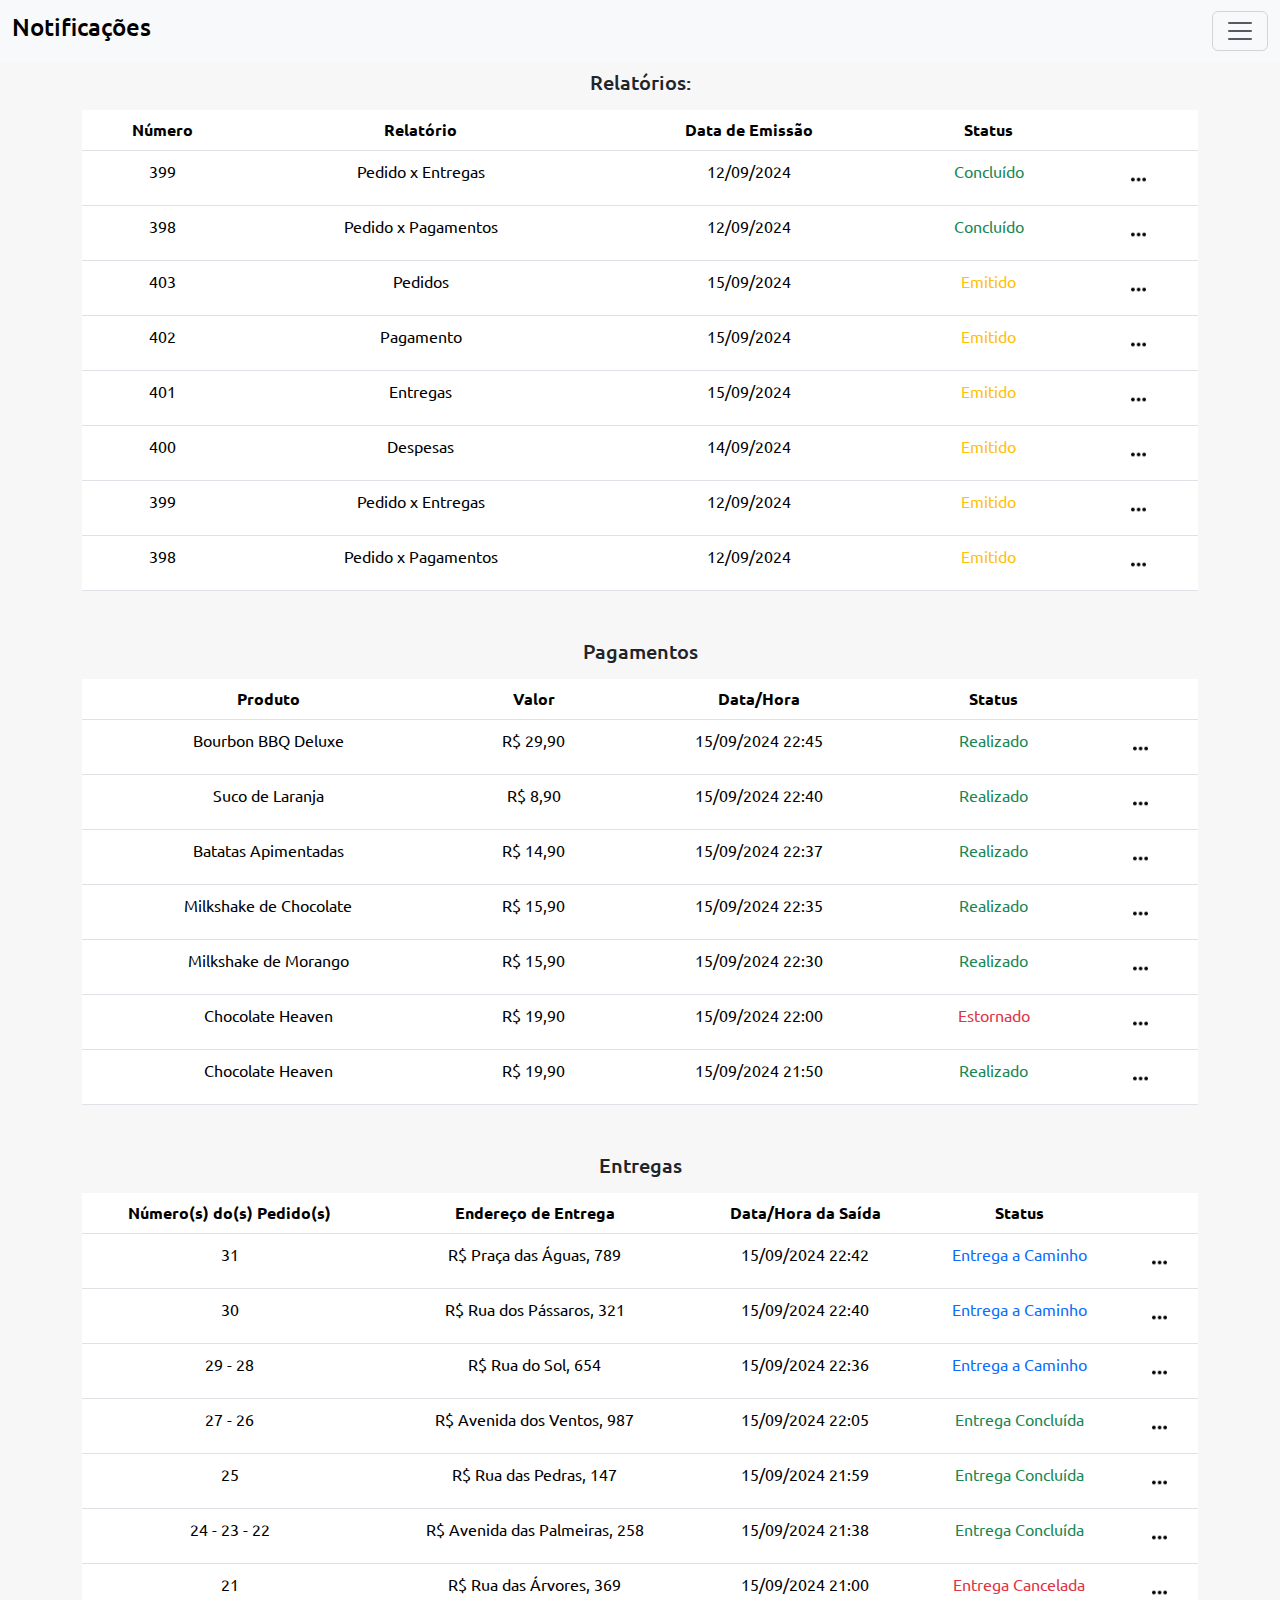
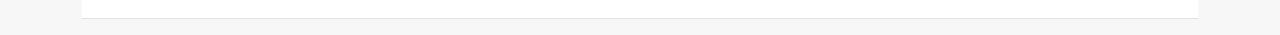
<file: html/notificacoes.html>
<!DOCTYPE html>
<html lang="pt-br">

<head>
    <meta charset="UTF-8">
    <meta name="viewport" content="width=device-width, initial-scale=1.0">

    <!-- Google Fonts -->
    <link rel="preconnect" href="https://fonts.googleapis.com">
    <link rel="preconnect" href="https://fonts.gstatic.com" crossorigin>
    <link
        href="https://fonts.googleapis.com/css2?family=Lato:ital,wght@0,100;0,300;0,400;0,700;0,900;1,100;1,300;1,400;1,700;1,900&family=Ubuntu:ital,wght@0,300;0,400;0,500;0,700;1,300;1,400;1,500;1,700&display=swap"
        rel="stylesheet">
    <link rel="shortcut icon" href="../images/imagem-nav/icone-ifood-sorriso-quadrado-vermelho-png.png"
        type="image/x-icon">
    <title>Backoffice-Notificações</title>
    <link rel="stylesheet" href="https://cdn.jsdelivr.net/npm/bootstrap-icons@1.11.3/font/bootstrap-icons.min.css">
    <link href="https://cdn.jsdelivr.net/npm/bootstrap@5.3.3/dist/css/bootstrap.min.css" rel="stylesheet"
        integrity="sha384-QWTKZyjpPEjISv5WaRU9OFeRpok6YctnYmDr5pNlyT2bRjXh0JMhjY6hW+ALEwIH" crossorigin="anonymous">
    <link rel="stylesheet" href="../css/nav.css">
    <link rel="stylesheet" href="../css/notificacoes.css">
    <script type="module" src="../js/notificacoes.js"></script>
</head>

<body class="cor-body">

    <nav class="navbar bg-body-tertiary fixed-top">
        <div class="container-fluid">

            <a class="navbar-brand " href="#">
                <h4>Notificações</h4>
            </a>

            <button class="navbar-toggler" type="button" data-bs-toggle="offcanvas" data-bs-target="#offcanvasNavbar"
                aria-controls="offcanvasNavbar" aria-label="Toggle navigation">
                <span class="navbar-toggler-icon"></span>
            </button>

            <div class="offcanvas offcanvas-end offcanvas-custom" tabindex="-1" id="offcanvasNavbar"
                aria-labelledby="offcanvasNavbarLabel">

                <div class="offcanvas-header">
                    <h5 class="offcanvas-title text-center" id="offcanvasNavbarLabel"><img
                            src="../images/imagem-nav/ifood-logo-14.png" class="imagem-navbar" alt=""></h5>
                    <button type="button" class="btn-close" data-bs-dismiss="offcanvas" aria-label="Close"></button>
                </div>

                <div class="offcanvas-body">
                    <div class="d-flex flex-column h-100">
                        <ul class="navbar-nav flex-grow-1 pe-3 list-unstyled">
                            <div class="d-flex mb-4">
                                <img class="foto-perfil me-2" src="../images/imagem-nav/bistro-ouvidor.jpg" alt="">
                                <li class="navbar-item">
                                    <a class="nav-link negrito" aria-current="page" href="#">Bistrô do Hambúrguer</a>
                                    <p class="fonte-pequena">Conta Premium</p>
                                </li>
                            </div>

                            <div class="d-flex d-md-none d-xl-none w-200 bg-light m-2 mb-4 mx-auto">
                                <input class="form-control" type="search" placeholder="Procurar" aria-label="Search">
                                <button class="btn btn-outline-danger" type="submit"><i
                                        class="bi bi-search"></i></button>
                            </div>

                            <li class="nav-item">
                                <a class="nav-link opcoes-navbar" aria-current="page" href="./dashboard.html"><i
                                        class="bi bi-grid-fill"></i> Dashboard</a>
                            </li>
                            <li class="nav-item">
                                <a class="nav-link opcoes-navbar" href="./relatorios.html"><i
                                        class="bi bi-file-earmark-bar-graph-fill"></i> Relatórios</a>
                            </li>
                            <li class="nav-item">
                                <a class="nav-link opcoes-navbar" href="./pedidos.html"><i
                                        class="bi bi-bag-plus-fill"></i> Pedidos</a>
                            </li>
                            <li class="nav-item">
                                <a class="nav-link opcoes-navbar" href="./pagamentos.html"><i
                                        class="bi bi-credit-card-2-back-fill"></i>
                                    Pagamentos</a>
                            </li>
                            <li class="nav-item">
                                <a class="nav-link opcoes-navbar" href="./produtos.html"><i
                                        class="bi bi-box-seam-fill"></i>
                                    Produtos</a>
                            </li>
                            <li class="nav-item">
                                <a class="nav-link opcoes-navbar" href="./entregas.html"><i
                                        class="bi bi-cart-check-fill"></i>
                                    Entregas</a>
                            </li>
                            <li class="nav-item">
                                <a class="nav-link opcoes-navbar custom-active" href="#"><i class="bi bi-bell-fill"></i>
                                    Notificações</a>
                            </li>
                            <li class="nav-item">
                                <a class="nav-link opcoes-navbar" href="#"><i class="bi bi-gear-fill"></i>
                                    Configurações</a>
                            </li>
                        </ul>

                        <div class="mt-auto">
                            <ul class="list-unstyled">
                                <li class="nav-item">
                                    <a class="nav-link opcoes-navbar" href="../index.html"><i
                                            class="bi bi-box-arrow-in-left"></i>
                                        Sair</a>
                                </li>
                            </ul>
                        </div>
                    </div>
                </div>
            </div>
        </div>
    </nav>

    <main class="distancia-custom">

        <div class="container">
            <h5 class="text-center mb-3">Relatórios:</h5>

            <table class="table table-hover text-center">
                <thead>
                    <tr>
                        <th>Número</th>
                        <th>Relatório</th>
                        <th>Data de Emissão</th>
                        <th>Status</th>
                        <th></th>
                    </tr>
                </thead>
                <tbody id="notificacao-relatorio">
                    <!-- Código gerado pelo JS -->
                </tbody>
            </table>
        </div>

        <div class="container mt-5">
            <h5 class="text-center mb-3">Pagamentos</h5>

            <table class="table table-hover text-center">
                <thead>
                    <tr>
                        <th>Produto</th>
                        <th>Valor</th>
                        <th>Data/Hora</th>
                        <th>Status</th>
                        <th></th>
                    </tr>
                </thead>
                <tbody id="notificacao-pagamentos">
                    <!-- código gerado pelo js -->
                </tbody>
            </table>
        </div>

        <div class="container mt-5">
            <h5 class="text-center mb-3">Entregas</h5>

            <table class="table table-hover text-center">
                <thead>
                    <tr>
                        <th>Número(s) do(s) Pedido(s)</th>
                        <th>Endereço de Entrega</th>
                        <th>Data/Hora da Saída</th>
                        <th>Status</th>
                        <th></th>
                    </tr>
                </thead>
                <tbody id="notificacao-entregas">
                   
                </tbody>
            </table>
        </div>

    </main>


    <script src="https://cdn.jsdelivr.net/npm/bootstrap@5.3.3/dist/js/bootstrap.bundle.min.js"
        integrity="sha384-YvpcrYf0tY3lHB60NNkmXc5s9fDVZLESaAA55NDzOxhy9GkcIdslK1eN7N6jIeHz"
        crossorigin="anonymous"></script>
</body>

</html>
</file>
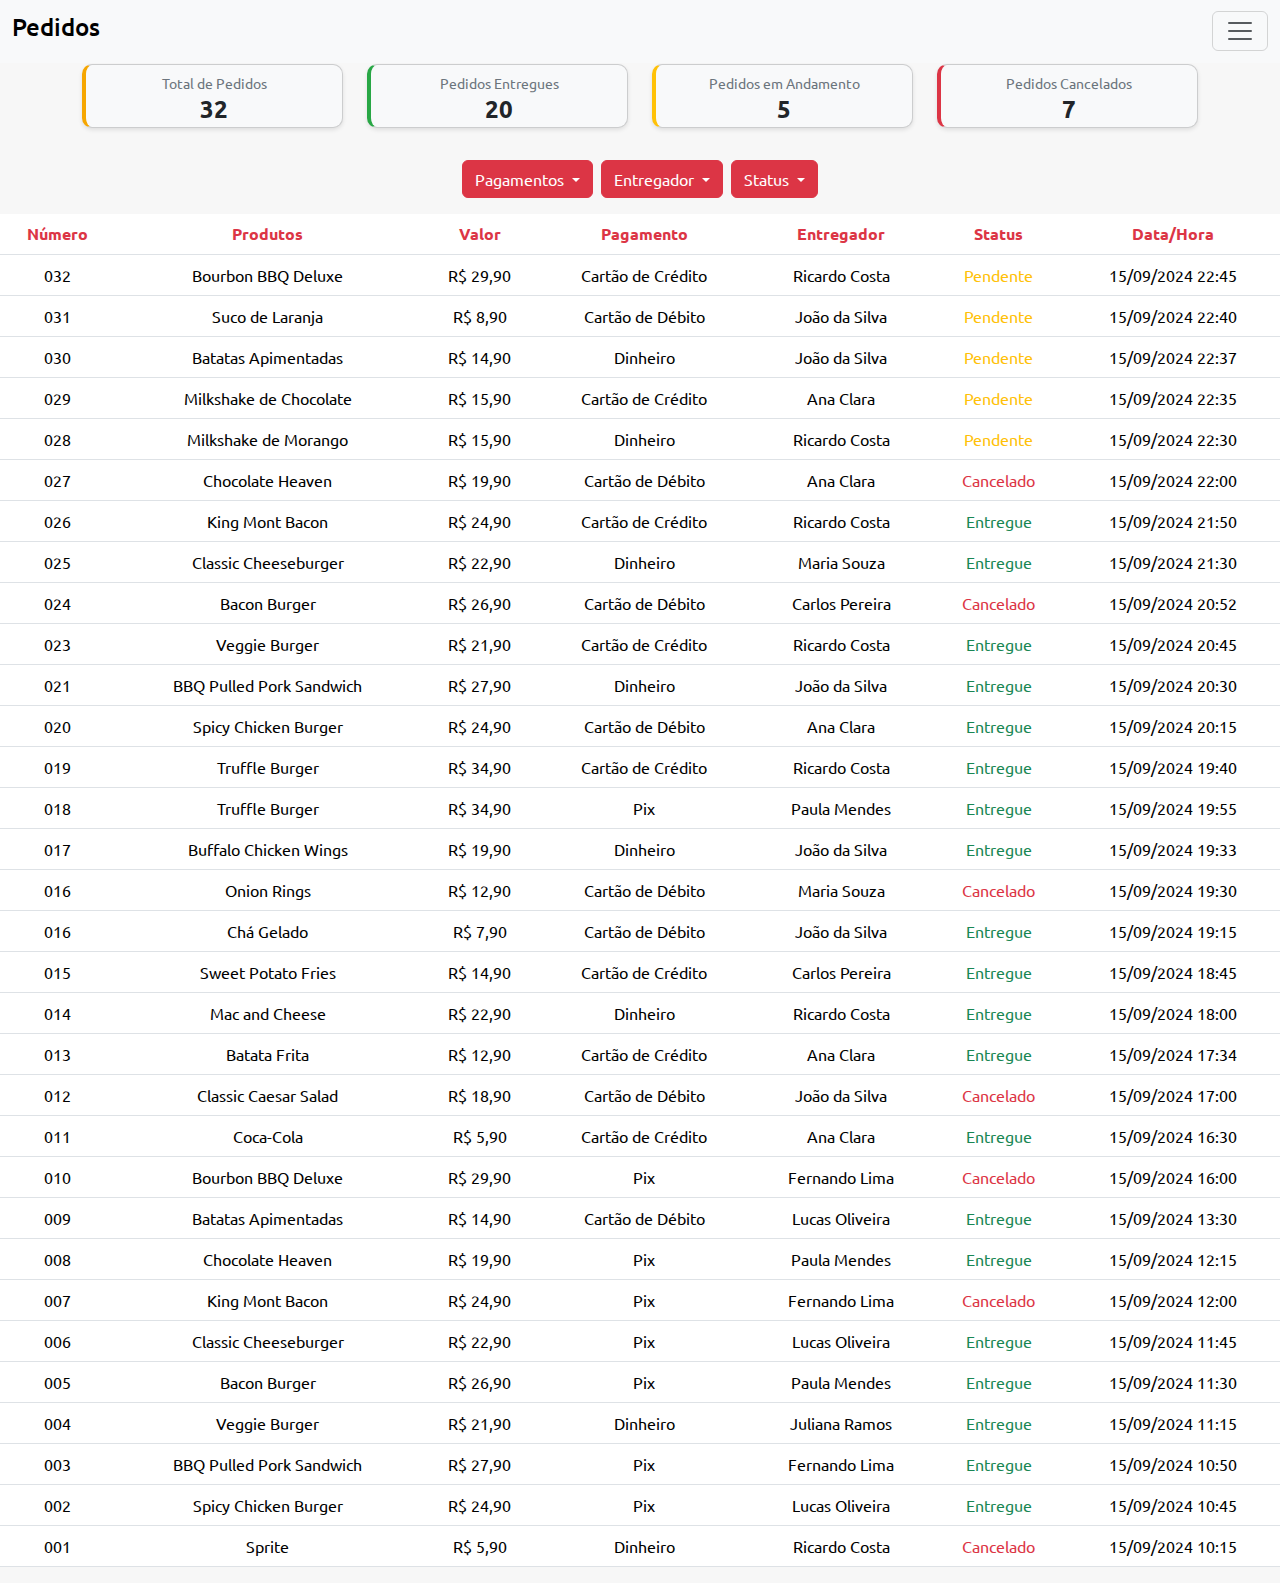
<file: html/pedidos.html>
<!DOCTYPE html>
<html lang="pt-br">

<head>
    <meta charset="UTF-8">
    <meta name="viewport" content="width=device-width, initial-scale=1.0">

    <!-- Google Fonts -->
    <link rel="preconnect" href="https://fonts.googleapis.com">
    <link rel="preconnect" href="https://fonts.gstatic.com" crossorigin>
    <link
        href="https://fonts.googleapis.com/css2?family=Lato:ital,wght@0,100;0,300;0,400;0,700;0,900;1,100;1,300;1,400;1,700;1,900&family=Ubuntu:ital,wght@0,300;0,400;0,500;0,700;1,300;1,400;1,500;1,700&display=swap"
        rel="stylesheet">
    <link rel="shortcut icon" href="../images/imagem-nav/icone-ifood-sorriso-quadrado-vermelho-png.png"
        type="image/x-icon">
    <title>Backoffice-Pedidos</title>
    <link rel="stylesheet" href="https://cdn.jsdelivr.net/npm/bootstrap-icons@1.11.3/font/bootstrap-icons.min.css">
    <link href="https://cdn.jsdelivr.net/npm/bootstrap@5.3.3/dist/css/bootstrap.min.css" rel="stylesheet"
        integrity="sha384-QWTKZyjpPEjISv5WaRU9OFeRpok6YctnYmDr5pNlyT2bRjXh0JMhjY6hW+ALEwIH" crossorigin="anonymous">
    <link rel="stylesheet" href="../css/nav.css">
    <link rel="stylesheet" href="../css/pedidos.css">
    <script type="module" src="../js/pedidos.js"></script>
</head>

<body class="cor-body">

    <nav class="navbar bg-body-tertiary fixed-top ">
        <div class="container-fluid">

            <a class="navbar-brand " href="#">
                <h4>Pedidos</h4>
            </a>

            <button class="navbar-toggler" type="button" data-bs-toggle="offcanvas" data-bs-target="#offcanvasNavbar"
                aria-controls="offcanvasNavbar" aria-label="Toggle navigation">
                <span class="navbar-toggler-icon"></span>
            </button>

            <div class="offcanvas offcanvas-end offcanvas-custom" tabindex="-1" id="offcanvasNavbar"
                aria-labelledby="offcanvasNavbarLabel">

                <div class="offcanvas-header">
                    <h5 class="offcanvas-title text-center" id="offcanvasNavbarLabel"><img
                            src="../images/imagem-nav/ifood-logo-14.png" class="imagem-navbar" alt=""></h5>
                    <button type="button" class="btn-close" data-bs-dismiss="offcanvas" aria-label="Close"></button>
                </div>

                <div class="offcanvas-body">
                    <div class="d-flex flex-column h-100">
                        <ul class="navbar-nav flex-grow-1 pe-3 list-unstyled">
                            <div class="d-flex mb-4">
                                <img class="foto-perfil me-2" src="../images/imagem-nav/bistro-ouvidor.jpg" alt="">
                                <li class="navbar-item">
                                    <a class="nav-link negrito" aria-current="page" href="#">Bistrô do Hambúrguer</a>
                                    <p class="fonte-pequena">Conta Premium</p>
                                </li>
                            </div>

                            <div class="d-flex d-md-none d-xl-none w-200 bg-light m-2 mb-4 mx-auto">
                                <input class="form-control" type="search" placeholder="Procurar" aria-label="Search">
                                <button class="btn btn-outline-danger" type="submit"><i
                                        class="bi bi-search"></i></button>
                            </div>

                            <li class="nav-item">
                                <a class="nav-link opcoes-navbar" aria-current="page" href="./dashboard.html"><i
                                        class="bi bi-grid-fill"></i> Dashboard</a>
                            </li>
                            <li class="nav-item">
                                <a class="nav-link opcoes-navbar" href="./relatorios.html"><i
                                        class="bi bi-file-earmark-bar-graph-fill"></i> Relatórios</a>
                            </li>
                            <li class="nav-item">
                                <a class="nav-link opcoes-navbar custom-active" href="#"><i
                                        class="bi bi-bag-plus-fill"></i> Pedidos</a>
                            </li>
                            <li class="nav-item">
                                <a class="nav-link opcoes-navbar" href="./pagamentos.html"><i
                                        class="bi bi-credit-card-2-back-fill"></i>
                                    Pagamentos</a>
                            </li>
                            <li class="nav-item">
                                <a class="nav-link opcoes-navbar" href="./produtos.html"><i
                                        class="bi bi-box-seam-fill"></i>
                                    Produtos</a>
                            </li>
                            <li class="nav-item">
                                <a class="nav-link opcoes-navbar" href="./entregas.html"><i
                                        class="bi bi-cart-check-fill"></i>
                                    Entregas</a>
                            </li>
                            <li class="nav-item">
                                <a class="nav-link opcoes-navbar" href="./notificacoes.html"><i class="bi bi-bell-fill"></i>
                                    Notificações</a>
                            </li>
                            <li class="nav-item">
                                <a class="nav-link opcoes-navbar" href="./configuracoes.html"><i class="bi bi-gear-fill"></i>
                                    Configurações</a>
                            </li>
                        </ul>

                        <div class="mt-auto">
                            <ul class="list-unstyled">
                                <li class="nav-item">
                                    <a class="nav-link opcoes-navbar" href="../index.html"><i class="bi bi-box-arrow-in-left"></i>
                                        Sair</a>
                                </li>
                            </ul>
                        </div>
                    </div>
                </div>
            </div>
        </div>
    </nav>

    <main>

        <div class="container mt-2">
            <div class="row mt-5 justify-content-center align-items-center" id="card-pedidos">
                <!-- código gerado pelo js -->
            </div>
        </div>

        <div class="d-flex justify-content-center gap-2 my-3">
            <div class="dropdown">
                <button class="btn btn-danger btn-vermelho dropdown-toggle" type="button" id="pagamentoButton"
                    data-original-text="Pagamentos" data-bs-toggle="dropdown" aria-expanded="false">
                    Pagamentos
                </button>
                <ul class="dropdown-menu" id="pagamentoFiltro">
                    <li><a class="dropdown-item" href="#" data-filter="">Todos</a></li>
                    <li><a class="dropdown-item" href="#" data-filter="Cartão de Crédito">Cartão de Crédito</a></li>
                    <li><a class="dropdown-item" href="#" data-filter="Cartão de Débito">Cartão de Débito</a></li>
                    <li><a class="dropdown-item" href="#" data-filter="Dinheiro">Dinheiro</a></li>
                    <li><a class="dropdown-item" href="#" data-filter="Pix">Pix</a></li>
                </ul>
            </div>
            <div class="dropdown">
                <button class="btn btn-danger btn-vermelho dropdown-toggle" type="button" id="entregadorButton"
                    data-original-text="Entregador" data-bs-toggle="dropdown" aria-expanded="false">
                    Entregador
                </button>
                <ul class="dropdown-menu" id="entregadorFiltro">
                    <li><a class="dropdown-item" href="#" data-filter="">Todos</a></li>
                    <li><a class="dropdown-item" href="#" data-filter="Ricardo Costa">Ricardo Costa</a></li>
                    <li><a class="dropdown-item" href="#" data-filter="João da Silva">João da Silva</a></li>
                    <li><a class="dropdown-item" href="#" data-filter="Maria Souza">Maria Souza</a></li>
                    <li><a class="dropdown-item" href="#" data-filter="Carlos Pereira">Carlos Pereira</a></li>
                    <li><a class="dropdown-item" href="#" data-filter="Ana Clara">Ana Clara</a></li>
                    <li><a class="dropdown-item" href="#" data-filter="Fernando Lima">Fernando Lima</a></li>
                    <li><a class="dropdown-item" href="#" data-filter="Lucas Oliveira">Lucas Oliveira</a></li>
                    <li><a class="dropdown-item" href="#" data-filter="Paula Mendes">Paula Mendes</a></li>
                    <li><a class="dropdown-item" href="#" data-filter="Juliana Ramos">Juliana Ramos</a></li>
                </ul>
            </div>
            <div class="dropdown">
                <button class="btn btn-danger btn-vermelho dropdown-toggle" type="button" id="statusButton"
                    data-original-text="Status" data-bs-toggle="dropdown" aria-expanded="false">
                    Status
                </button>
                <ul class="dropdown-menu" id="statusFiltro">
                    <li><a class="dropdown-item" href="#" data-filter="">Todos</a></li>
                    <li><a class="dropdown-item" href="#" data-filter="Entregue">Entregue</a></li>
                    <li><a class="dropdown-item" href="#" data-filter="Pendente">Pendente</a></li>
                    <li><a class="dropdown-item" href="#" data-filter="Cancelado">Cancelado</a></li>
                </ul>
            </div>
        </div>

        <div class="mt-2 overflow-auto">
            <table class="table table-hover text-center tabela scroll">
                <thead>
                    <tr class="negrito">
                        <td class="text-danger">Número</td>
                        <td class="text-danger">Produtos</td>
                        <td class="text-danger">Valor</td>
                        <td class="text-danger">Pagamento</td>
                        <td class="text-danger">Entregador</td>
                        <td class="text-danger">Status</td>
                        <td class="text-danger">Data/Hora</td>
                    </tr>
                </thead>
                <tbody id="tabela">
                    <!-- codigo gerado pelo js -->
                </tbody>
            </table>
        </div>

        <script type="module" src="../js/pedidos.js"></script>

    </main>

    <script src="https://cdn.jsdelivr.net/npm/bootstrap@5.3.3/dist/js/bootstrap.bundle.min.js"
        integrity="sha384-YvpcrYf0tY3lHB60NNkmXc5s9fDVZLESaAA55NDzOxhy9GkcIdslK1eN7N6jIeHz"
        crossorigin="anonymous"></script>
</body>

</html>
</file>
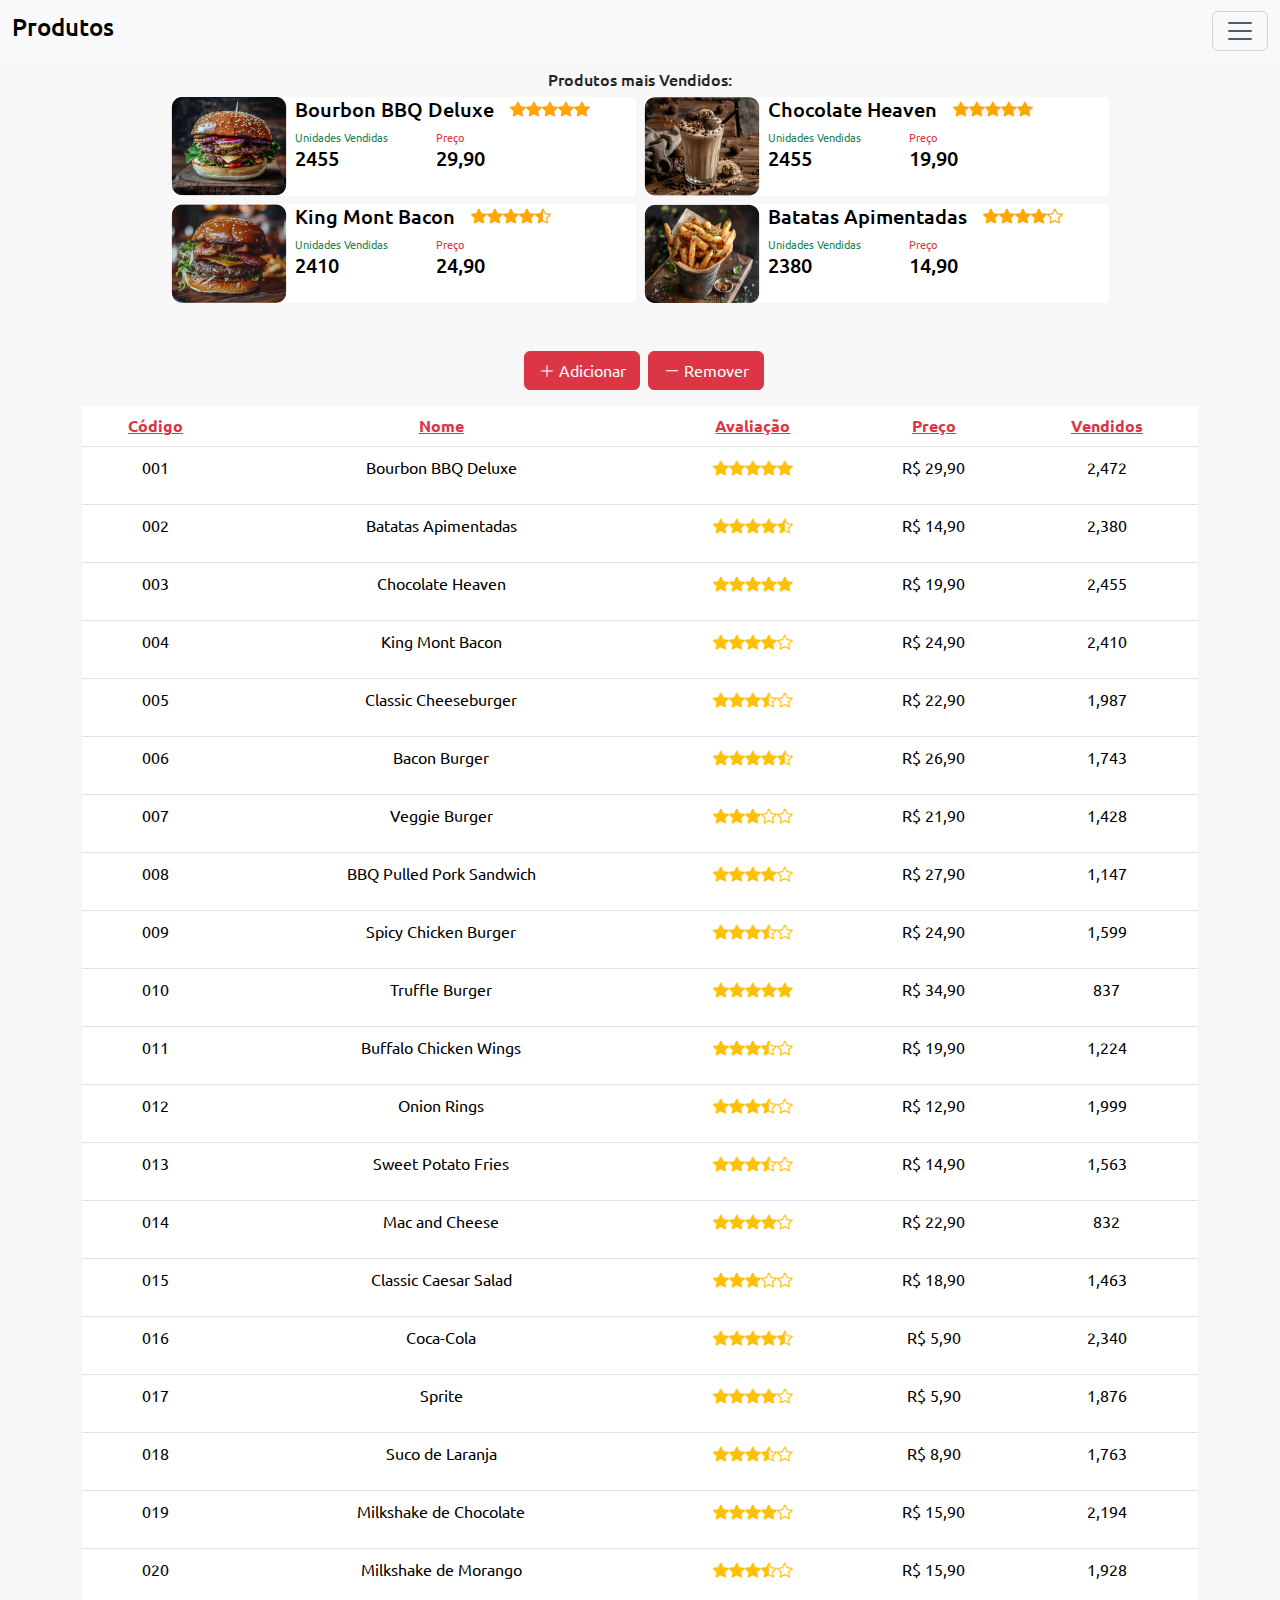
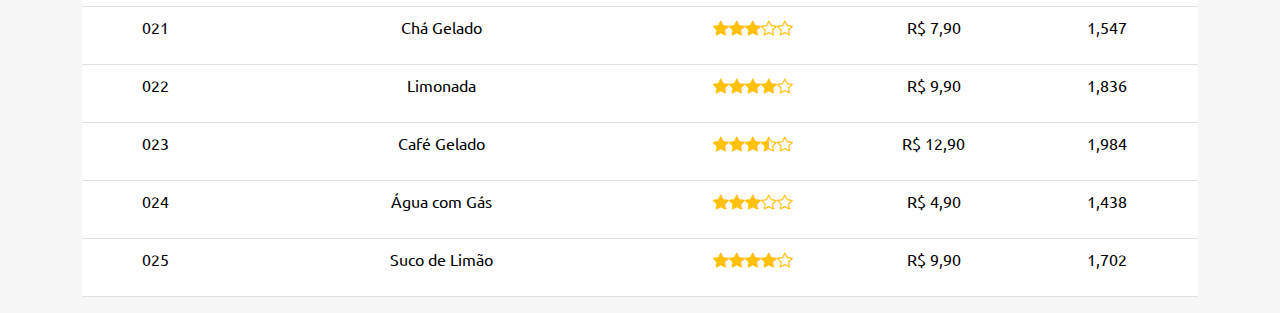
<file: html/produtos.html>
<!DOCTYPE html>
<html lang="pt-br">

<head>
  <meta charset="UTF-8">
  <meta name="viewport" content="width=device-width, initial-scale=1.0">

  <!-- Google Fonts -->
  <link rel="preconnect" href="https://fonts.googleapis.com">
  <link rel="preconnect" href="https://fonts.gstatic.com" crossorigin>
  <link
    href="https://fonts.googleapis.com/css2?family=Lato:ital,wght@0,100;0,300;0,400;0,700;0,900;1,100;1,300;1,400;1,700;1,900&family=Ubuntu:ital,wght@0,300;0,400;0,500;0,700;1,300;1,400;1,500;1,700&display=swap"
    rel="stylesheet">
  <link rel="shortcut icon" href="../images/imagem-nav/icone-ifood-sorriso-quadrado-vermelho-png.png"
    type="image/x-icon">
  <title>Backoffice-Produtos</title>
  <link rel="stylesheet" href="https://cdn.jsdelivr.net/npm/bootstrap-icons@1.11.3/font/bootstrap-icons.min.css">
  <link href="https://cdn.jsdelivr.net/npm/bootstrap@5.3.3/dist/css/bootstrap.min.css" rel="stylesheet"
    integrity="sha384-QWTKZyjpPEjISv5WaRU9OFeRpok6YctnYmDr5pNlyT2bRjXh0JMhjY6hW+ALEwIH" crossorigin="anonymous">
  <link rel="stylesheet" href="../css/nav.css">
  <link rel="stylesheet" href="../css/produtos.css">
  <link type="module" rel="stylesheet" href="../js/produtos.js">
</head>

<body class="cor-body">

  <nav class="navbar bg-body-tertiary fixed-top">
    <div class="container-fluid">

      <a class="navbar-brand " href="#">
        <h4>Produtos</h4>
      </a>

      <button class="navbar-toggler" type="button" data-bs-toggle="offcanvas" data-bs-target="#offcanvasNavbar"
        aria-controls="offcanvasNavbar" aria-label="Toggle navigation">
        <span class="navbar-toggler-icon"></span>
      </button>

      <div class="offcanvas offcanvas-end offcanvas-custom" tabindex="-1" id="offcanvasNavbar"
        aria-labelledby="offcanvasNavbarLabel">

        <div class="offcanvas-header">
          <h5 class="offcanvas-title text-center" id="offcanvasNavbarLabel"><img
              src="../images/imagem-nav/ifood-logo-14.png" class="imagem-navbar" alt=""></h5>
          <button type="button" class="btn-close" data-bs-dismiss="offcanvas" aria-label="Close"></button>
        </div>

        <div class="offcanvas-body">
          <div class="d-flex flex-column h-100">
            <ul class="navbar-nav flex-grow-1 pe-3 list-unstyled">
              <div class="d-flex mb-4">
                <img class="foto-perfil me-2" src="../images/imagem-nav/bistro-ouvidor.jpg" alt="">
                <li class="navbar-item">
                  <a class="nav-link negrito" aria-current="page" href="#">Bistrô do Hambúrguer</a>
                  <p class="fonte-pequena">Conta Premium</p>
                </li>
              </div>

              <div class="d-flex d-md-none d-xl-none w-200 bg-light m-2 mb-4 mx-auto">
                <input class="form-control" type="search" placeholder="Procurar" aria-label="Search">
                <button class="btn btn-outline-danger" type="submit"><i class="bi bi-search"></i></button>
              </div>

              <li class="nav-item">
                <a class="nav-link opcoes-navbar" aria-current="page" href="./dashboard.html"><i
                    class="bi bi-grid-fill"></i> Dashboard</a>
              </li>
              <li class="nav-item">
                <a class="nav-link opcoes-navbar" href="./relatorios.html"><i
                    class="bi bi-file-earmark-bar-graph-fill"></i> Relatórios</a>
              </li>
              <li class="nav-item">
                <a class="nav-link opcoes-navbar" href="./pedidos.html"><i class="bi bi-bag-plus-fill"></i> Pedidos</a>
              </li>
              <li class="nav-item">
                <a class="nav-link opcoes-navbar" href="./pagamentos.html"><i class="bi bi-credit-card-2-back-fill"></i>
                  Pagamentos</a>
              </li>
              <li class="nav-item">
                <a class="nav-link opcoes-navbar custom-active" href="#"><i class="bi bi-box-seam-fill"></i>
                  Produtos</a>
              </li>
              <li class="nav-item">
                <a class="nav-link opcoes-navbar" href="./entregas.html"><i class="bi bi-cart-check-fill"></i>
                  Entregas</a>
              </li>
              <li class="nav-item">
                <a class="nav-link opcoes-navbar" href="./notificacoes.html"><i class="bi bi-bell-fill"></i>
                  Notificações</a>
              </li>
              <li class="nav-item">
                <a class="nav-link opcoes-navbar" href="./configuracoes.html"><i class="bi bi-gear-fill"></i>
                  Configurações</a>
              </li>
            </ul>

            <div class="mt-auto">
              <ul class="list-unstyled">
                <li class="nav-item">
                  <a class="nav-link opcoes-navbar" href="../index.html"><i class="bi bi-box-arrow-in-left"></i>
                    Sair</a>
                </li>
              </ul>
            </div>
          </div>
        </div>
      </div>
    </div>
  </nav>

  <main class="distancia-custom">

    <h6 class="text-center">Produtos mais Vendidos:</h6>

    <div id="produtos-cards" class="container d-flex flex-wrap justify-content-center gap-2">
      <!-- código gerando pelo js -->
    </div>

    <div class="d-flex container mt-5">
      <div class="d-flex gap-2 mx-auto">
        <button class="btn btn-danger btn-vermelho  col-5 w-50" type="button" data-bs-toggle="modal"
          data-bs-target="#modalAdicionar">
          <i class="bi bi-plus-lg"></i> Adicionar
        </button>
        <button class="btn btn-danger btn-vermelho  col-5 w-50" type="button" data-bs-toggle="modal"
          data-bs-target="#modalRemover">
          <i class="bi bi-dash-lg"></i> Remover
        </button>
      </div>
    </div>

    <!-- Modal Adicionar -->
    <div class="modal fade" id="modalAdicionar" tabindex="-1" aria-labelledby="modalAdicionarLabel" aria-hidden="true">
      <div class="modal-dialog">
        <div class="modal-content">
          <div class="modal-header">
            <h5 class="modal-title" id="modalAdicionarLabel">Adicionar Produto</h5>
            <button type="button" class="btn-close" data-bs-dismiss="modal" aria-label="Close"></button>
          </div>
          <div class="modal-body">
            <form id="formAdicionar">
              <div class="mb-3">
                <label for="nomeProduto" class="form-label">Nome do Produto</label>
                <input type="text" class="form-control" id="nomeProduto" required>
              </div>
              <div class="mb-3">
                <label for="precoProduto" class="form-label">Preço</label>
                <input type="text" class="form-control" id="precoProduto" required>
              </div>
            </form>
          </div>
          <div class="modal-footer d-flex justify-content-center">
            <button type="button" class="btn btn-danger btn-vermelho " id="btnCadastrar">Cadastrar</button>
          </div>
        </div>
      </div>
    </div>

    <!-- Modal Remover -->
    <div class="modal fade" id="modalRemover" tabindex="-1" aria-labelledby="modalRemoverLabel" aria-hidden="true">
      <div class="modal-dialog">
        <div class="modal-content">
          <div class="modal-header">
            <h5 class="modal-title" id="modalRemoverLabel">Remover Produto</h5>
            <button type="button" class="btn-close" data-bs-dismiss="modal" aria-label="Close"></button>
          </div>
          <div class="modal-body">
            <form id="formRemover">
              <div class="mb-3">
                <label for="nomeProdutoRemover" class="form-label">Nome do Produto</label>
                <input type="text" class="form-control" id="nomeProdutoRemover" required>
              </div>
            </form>
          </div>
          <div class="modal-footer d-flex justify-content-center">
            <button type="button" class="btn btn-danger btn-vermelho " id="btnRemover">Remover</button>
          </div>
        </div>
      </div>
    </div>
    <div class="container overflow-auto">
      <table id="tabela-produtos" class="table table-hover mt-3 text-center table-custom scroll">
        <thead>
          <tr>
            <th id="codigo" class="escuro"><a href="#" class="text-danger">Código</a></th>
            <th id="nome"><a href="#" class="text-danger">Nome</a></th>
            <th id="avaliacao"><a href="#" class="text-danger">Avaliação</a></th>
            <th id="preco"><a href="#" class="text-danger">Preço</a></th>
            <th id="vendidos"><a href="#" class="text-danger">Vendidos</a></th>
          </tr>
        </thead>
        <tbody id="tabela-corpo">
          <!-- codigo gerado pelo js -->
        </tbody>
      </table>
    </div>

    <script type="module" src="../js/produtos.js"></script>


  </main>


  <script src="https://cdn.jsdelivr.net/npm/bootstrap@5.3.3/dist/js/bootstrap.bundle.min.js"
    integrity="sha384-YvpcrYf0tY3lHB60NNkmXc5s9fDVZLESaAA55NDzOxhy9GkcIdslK1eN7N6jIeHz"
    crossorigin="anonymous"></script>
</body>

</html>
</file>
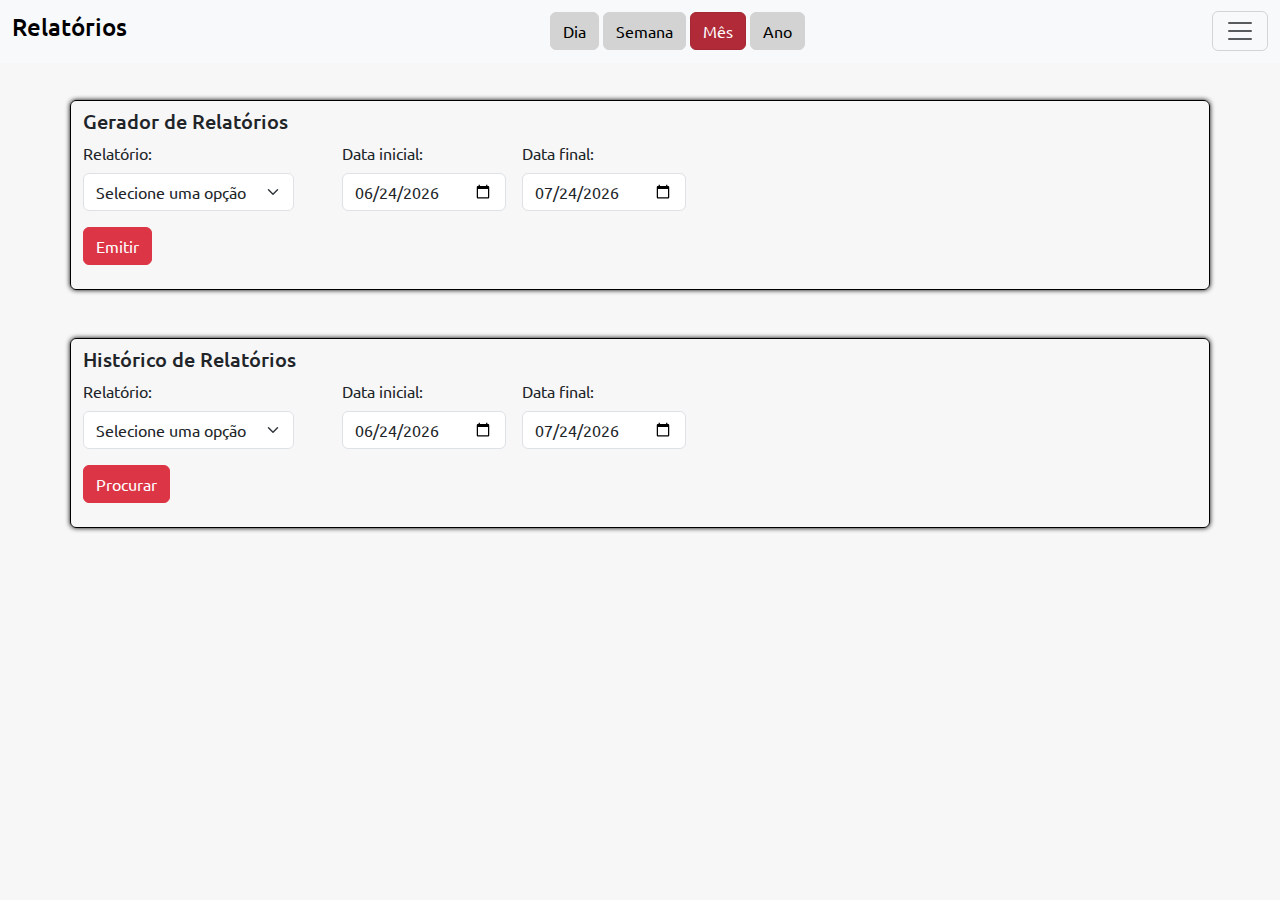
<file: html/relatorios.html>
<!DOCTYPE html>
<html lang="pt-br">

<head>
    <meta charset="UTF-8">
    <meta name="viewport" content="width=device-width, initial-scale=1.0">

    <!-- Google Fonts -->
    <link rel="preconnect" href="https://fonts.googleapis.com">
    <link rel="preconnect" href="https://fonts.gstatic.com" crossorigin>
    <link
        href="https://fonts.googleapis.com/css2?family=Lato:ital,wght@0,100;0,300;0,400;0,700;0,900;1,100;1,300;1,400;1,700;1,900&family=Ubuntu:ital,wght@0,300;0,400;0,500;0,700;1,300;1,400;1,500;1,700&display=swap"
        rel="stylesheet">
    <link rel="shortcut icon" href="../images/imagem-nav/icone-ifood-sorriso-quadrado-vermelho-png.png"
        type="image/x-icon">

    <title>Backoffice-Relatórios</title>
    <link rel="stylesheet" href="https://cdn.jsdelivr.net/npm/bootstrap-icons@1.11.3/font/bootstrap-icons.min.css">
    <link href="https://cdn.jsdelivr.net/npm/bootstrap@5.3.3/dist/css/bootstrap.min.css" rel="stylesheet"
        integrity="sha384-QWTKZyjpPEjISv5WaRU9OFeRpok6YctnYmDr5pNlyT2bRjXh0JMhjY6hW+ALEwIH" crossorigin="anonymous">
    <link rel="stylesheet" href="../css/nav.css">
    <link rel="stylesheet" href="../css/relatorios.css">
    <script type="module" src="../js/relatorios.js"></script>

</head>

<body class="cor-body">

    <nav class="navbar bg-body-tertiary fixed-top">
        <div class="container-fluid">

            <a class="navbar-brand " href="#">
                <h4>Relatórios</h4>
            </a>



            <div class="d-none d-xl-block" role="group" aria-label="Basic radio toggle button group">
                <input type="radio" class="btn-check" name="btnradio" id="btn-day" autocomplete="off">
                <label class="btn btn-danger btn-custom" for="btn-day">Dia</label>

                <input type="radio" class="btn-check" name="btnradio" id="btn-week" autocomplete="off">
                <label class="btn btn-danger btn-custom" for="btn-week">Semana</label>

                <input type="radio" class="btn-check" name="btnradio" id="btn-month" autocomplete="off" checked="true">
                <label class="btn btn-danger btn-custom" for="btn-month">Mês</label>

                <input type="radio" class="btn-check" name="btnradio" id="btn-year" autocomplete="off">
                <label class="btn btn-danger btn-custom" for="btn-year">Ano</label>
            </div>

            <button class="navbar-toggler" type="button" data-bs-toggle="offcanvas" data-bs-target="#offcanvasNavbar"
                aria-controls="offcanvasNavbar" aria-label="Toggle navigation">
                <span class="navbar-toggler-icon"></span>
            </button>

            <div class="offcanvas offcanvas-end offcanvas-custom" tabindex="-1" id="offcanvasNavbar"
                aria-labelledby="offcanvasNavbarLabel">

                <div class="offcanvas-header">
                    <h5 class="offcanvas-title text-center" id="offcanvasNavbarLabel"><img
                            src="../images/imagem-nav/ifood-logo-14.png" class="imagem-navbar" alt=""></h5>
                    <button type="button" class="btn-close" data-bs-dismiss="offcanvas" aria-label="Close"></button>
                </div>

                <div class="offcanvas-body">
                    <div class="d-flex flex-column h-100">
                        <ul class="navbar-nav flex-grow-1 pe-3 list-unstyled">
                            <div class="d-flex mb-4">
                                <img class="foto-perfil me-2" src="../images/imagem-nav/bistro-ouvidor.jpg" alt="">
                                <li class="navbar-item">
                                    <a class="nav-link negrito" aria-current="page" href="#">Bistrô do Hambúrguer</a>
                                    <p class="fonte-pequena">Conta Premium</p>
                                </li>
                            </div>

                            <div class="d-flex d-md-none d-xl-none w-200 bg-light m-2 mb-4 mx-auto">
                                <input class="form-control" type="search" placeholder="Procurar" aria-label="Search">
                                <button class="btn btn-outline-danger" type="submit"><i
                                        class="bi bi-search"></i></button>
                            </div>

                            <li class="nav-item">
                                <a class="nav-link opcoes-navbar" aria-current="page" href="./dashboard.html"><i
                                        class="bi bi-grid-fill"></i> Dashboard</a>
                            </li>
                            <li class="nav-item">
                                <a class="nav-link opcoes-navbar custom-active" href="#"><i
                                        class="bi bi-file-earmark-bar-graph-fill"></i> Relatórios</a>
                            </li>
                            <li class="nav-item">
                                <a class="nav-link opcoes-navbar" href="./pedidos.html"><i
                                        class="bi bi-bag-plus-fill"></i> Pedidos</a>
                            </li>
                            <li class="nav-item">
                                <a class="nav-link opcoes-navbar" href="./pagamentos.html"><i
                                        class="bi bi-credit-card-2-back-fill"></i> Pagamentos</a>
                            </li>
                            <li class="nav-item">
                                <a class="nav-link opcoes-navbar" href="./produtos.html"><i
                                        class="bi bi-box-seam-fill"></i> Produtos</a>
                            </li>
                            <li class="nav-item">
                                <a class="nav-link opcoes-navbar" href="./entregas.html"><i
                                        class="bi bi-cart-check-fill"></i> Entregas</a>
                            </li>
                            <li class="nav-item">
                                <a class="nav-link opcoes-navbar" href="./notificacoes.html"><i class="bi bi-bell-fill"></i>
                                    Notificações</a>
                            </li>
                            <li class="nav-item">
                                <a class="nav-link opcoes-navbar" href="./configuracoes.html"><i class="bi bi-gear-fill"></i>
                                    Configurações</a>
                            </li>
                        </ul>

                        <div class="mt-auto">
                            <ul class="list-unstyled">
                                <li class="nav-item">
                                    <a class="nav-link opcoes-navbar" href="../index.html"><i class="bi bi-box-arrow-in-left"></i>
                                        Sair</a>
                                </li>
                            </ul>
                        </div>
                    </div>
                </div>
            </div>
        </div>
    </nav>

    <main class="distancia">

        <div class="container div-relatorio rounded">
            <h5 class="mt-2">Gerador de Relatórios</h5>

            <div class="d-flex flex-column flex-lg-row flex-xl-row">
                <div>
                    <div class="me-5">
                        <label for="reportSelect" class="form-label">Relatório:</label>
                        <select id="reportSelect" class="form-select btn-largura red-shadow"
                            aria-label="Selecione uma opção">
                            <option value="" disabled selected>Selecione uma opção</option>
                            <option value="pedidos">Pedidos</option>
                            <option value="pagamentos">Pagamentos</option>
                            <option value="entregas">Entregas</option>
                            <option value="despesas">Despesas</option>
                            <option value="pedidos-x-entregas">Pedidos x Entregas</option>
                            <option value="pedidos-x-pagamentos">Pedidos x Pagamentos</option>
                        </select>
                    </div>
                </div>

                <div class="d-flex mt-2 mt-lg-0 mt-xl-0 flex-wrap">
                    <div class="mb-3 me-3 flex-grow-1">
                        <label for="dataInicialGerador" class="form-label data-tamanho">Data inicial:</label>
                        <input type="date" class="form-control data-tamanho red-shadow input-largura"
                            id="dataInicialGerador">
                    </div>
                    <div class="mb-3 flex-grow-1">
                        <label for="dataFinalGerador" class="form-label data-tamanho">Data final:</label>
                        <input type="date" class="form-control data-tamanho red-shadow input-largura"
                            id="dataFinalGerador">
                    </div>
                </div>
            </div>

            <div>
                <button class="btn btn-danger" id="emitir" type="button">Emitir</button>
            </div>

            <div id="resultadoEmitido" class="mt-4">
                <!-- Os resultados emitidos serão exibidos aqui -->
            </div>

            <div class="d-flex">
                <button class="btn btn-danger btn-limpar mb-2" id="limpar-gerador" type="button">Limpar</button>
            </div>
        </div>




        <div class="container div-relatorio rounded mt-5">
            <h5 class="mt-2">Histórico de Relatórios</h5>

            <div class="d-flex flex-column flex-lg-row flex-xl-row">
                <div>
                    <div class="me-5">
                        <label for="reportSelect" class="form-label">Relatório:</label>
                        <select id="btn-historico" class="form-select btn-largura red-shadow"
                            aria-label="Selecione uma opção">
                            <option value="" disabled selected>Selecione uma opção</option>
                            <option value="pedidos">Pedidos</option>
                            <option value="pagamentos">Pagamentos</option>
                            <option value="entregas">Entregas</option>
                            <option value="despesas">Despesas</option>
                            <option value="pedidos-x-entregas">Pedidos x Entregas</option>
                            <option value="pedidos-x-pagamentos">Pedidos x Pagamentos</option>
                        </select>
                    </div>
                </div>

                <div class="d-flex mt-2 mt-lg-0 mt-xl-0 flex-wrap">
                    <div class="mb-3 me-3 flex-grow-1">
                        <label for="dataInicial" class="form-label data-tamanho">Data inicial:</label>
                        <input type="date" class="form-control data-tamanho red-shadow input-largura"
                            id="dataInicialHistorico">
                    </div>
                    <div class="mb-3 flex-grow-1">
                        <label for="dataFinal" class="form-label data-tamanho">Data final:</label>
                        <input type="date" class="form-control data-tamanho red-shadow input-largura"
                            id="dataFinalHistorico">
                    </div>
                </div>
            </div>

            <div>
                <button class="btn btn-danger" id="procurar" type="button">Procurar</button>
            </div>

            <div id="resultadoHistorico" class="mt-4">
                <!-- Os resultados filtrados serão exibidos aqui -->
            </div>

            <div class="d-flex">
                <button class="btn btn-danger btn-limpar mb-2" id="limpar-historico" type="button">Limpar</button>
            </div>

    </main>

    <script src="https://cdn.jsdelivr.net/npm/bootstrap@5.3.3/dist/js/bootstrap.bundle.min.js"
        integrity="sha384-YvpcrYf0tY3lHB60NNkmXc5s9fDVZLESaAA55NDzOxhy9GkcIdslK1eN7N6jIeHz"
        crossorigin="anonymous"></script>
</body>

</html>
</file>
<file: css/nav.css>
body {
    font-family: "Ubuntu", sans-serif;
}

.redondo {
    border-radius: 100%;
}

.foto-perfil{
    width: 60px;
    height: 60px;
    border-radius: 25%;
}

.imagem-navbar {
    height: 50%;
    width: 50%;
}

.offcanvas-custom {
    max-width: 300px;
}

.btn-custom {
    background-color: lightgray;
    border-color: lightgray;    
    color: black;
}

.custom-active
{
    color: red;
}

.opcoes-navbar:hover {
    color: red;
}

.red-shadow:focus {
    box-shadow: 0 0 15px lightcoral;
    border-color: red;
}

.fonte-pequena {
    font-size: 70%;
}

.negrito {
    font-weight: bold;
}

.escuro {
    font-weight: 620;
}

.fonte-menor {
    font-weight: 400;
}

.distancia {
    margin-top: 100px;
}

.distancia-custom {
    margin-top: 70px;
}

.cor-body {
    background-color: #F7F7F7;
}

.btn-vermelho:hover {
    background-color: darkred;
    border-color: darkred;  
}
</file>
<file: css/login.css>
.img-loggin {
    height: 10%;
    width: 10%;
}

.nova-distancia {
    margin-top: 5%;
}

.cantainer-login {
    border: 1px solid red;
    box-shadow: 0 0 15px lightcoral;
    max-width: 700px;
    
}

.form-check-input {
    width: 17px;
    height: 17px;
    border: 1px solid;   
}

.form-check-input:hover {
    box-shadow: 0 0 10px gray;
}

.form-check-input:checked {
    background-color: red;
    border-color: red;
    color: white;
}

.form-check-input:focus {
    border-color: red;
    box-shadow: 0 0 15px lightcoral;
    border-radius: 0;
}

.font-custom {
    font-size: 80%;
    font-family: "Roboto", sans-serif;
}
</file>
<file: css/transacoes.css>
.banco-icon {
    width: 15px;
    height: 15px;
    border-radius: 100%;
}

.scroll {
    overflow-x: scroll;
}
.table-custom {
    min-width: 720px;
}


.form-check-input {
    width: 17px;
    height: 17px;
    border: 1px solid;   
}

.form-check-input:hover {
    box-shadow: 0 0 10px gray;
}

.form-check-input:checked {
    background-color: red;
    border-color: red;
    color: white;
}

.form-check-input:focus {
    border-color: red;
    box-shadow: 0 0 15px lightcoral;
    border-radius: 0;
}


.btn-3pontos {
    border-color: white;
    border-radius: 35%;
    background-color: white;
}

.img-3pontos {
    height: 15px;
    width: 15px;
}
</file>
<file: css/configuracoes.css>
.container-custom {
    border: 1px solid red;
    box-shadow: 0 0 15px lightcoral;
    max-width: 700px;
}
</file>
<file: css/entregas.css>
.avatar {
  height: 110px;
  width: 110px;
}
</file>
<file: css/notificacoes.css>
.btn-3pontos {
    border-color: white;
    border-radius: 35%;
    background-color: white;
}
.img-3pontos {
    height: 15px;
    width: 15px;
}

.scroll {
    overflow-x: scroll;
}

.table-custom {
    min-width: 720px;
}
</file>
<file: css/pedidos.css>
.card {
    border-radius: 10px;
    box-shadow: 0 2px 4px rgba(0, 0, 0, 0.1);
    transition: all 0.2s ease;
    background: #f8f9fa;
}

.card:hover {
    box-shadow: 0 4px 8px rgba(0, 0, 0, 0.2);
}

.card-body {
    padding: 1rem;
    text-align: center;
}

.card p {
    font-size: 0.9rem;
    color: #6c757d;
}

.card h5 {
    font-size: 1.5rem;
    margin: 0;
    font-weight: bold;
}

.card-entregue {
    border-left: 4px solid #28a745;
}

.card-andamento {
    border-left: 4px solid #ffc107;
}

.card-cancelado {
    border-left: 4px solid #dc3545;
}

.card-custom {
    border-left: 4px solid #F6A600;
}

.tabela {
    min-width: 720px;
}

.scroll {
    overflow-x: scroll;
}

.nav-vermelha {
    background-color: red;
    color: white;
}
</file>
<file: css/produtos.css>
.cards-produtos {
    background-color: white;
    color: black;
}

.estrelas {
    color: orange;
}

.table-custom {
    min-width: 700px;
}

.scroll {
    overflow-x: scroll;
    overflow-y: scroll;
}
</file>
<file: css/relatorios.css>
.div-relatorio {
    /* background-color: aquamarine; */
    border: 1px solid black;
    box-shadow: 0 0 5px black;
}

.btn-largura{
   width: 50;
   
}

.data-tamanho{
    width: 100;
}

.input-largura{
    min-width: 150px;
}

.div-arquivo {
    border: 1px solid black;
}

.foto-arquivo {
    height: 50px;
    width: 50px;
}

.btn-arquivo1{
    color: black;
}

.btn-arquivo1:hover {
    color: blue;
    border-color: blue;
}

.btn-arquivo2 {
    color: black;
}

.btn-arquivo2:hover {
    color: red;
    border-color: red;
}

.opcoes:hover {
    background-color: red;
    color: white;
}

.select-custom-results__option--highlighted {
    background-color: red !important; /* Fundo vermelho no hover */
    color: white !important; /* Texto branco no hover */
}

.btn-danger:hover {
    background-color: darkred;
    border-color: darkred;
}

.btn-limpar {
    display: none;
}
</file>
